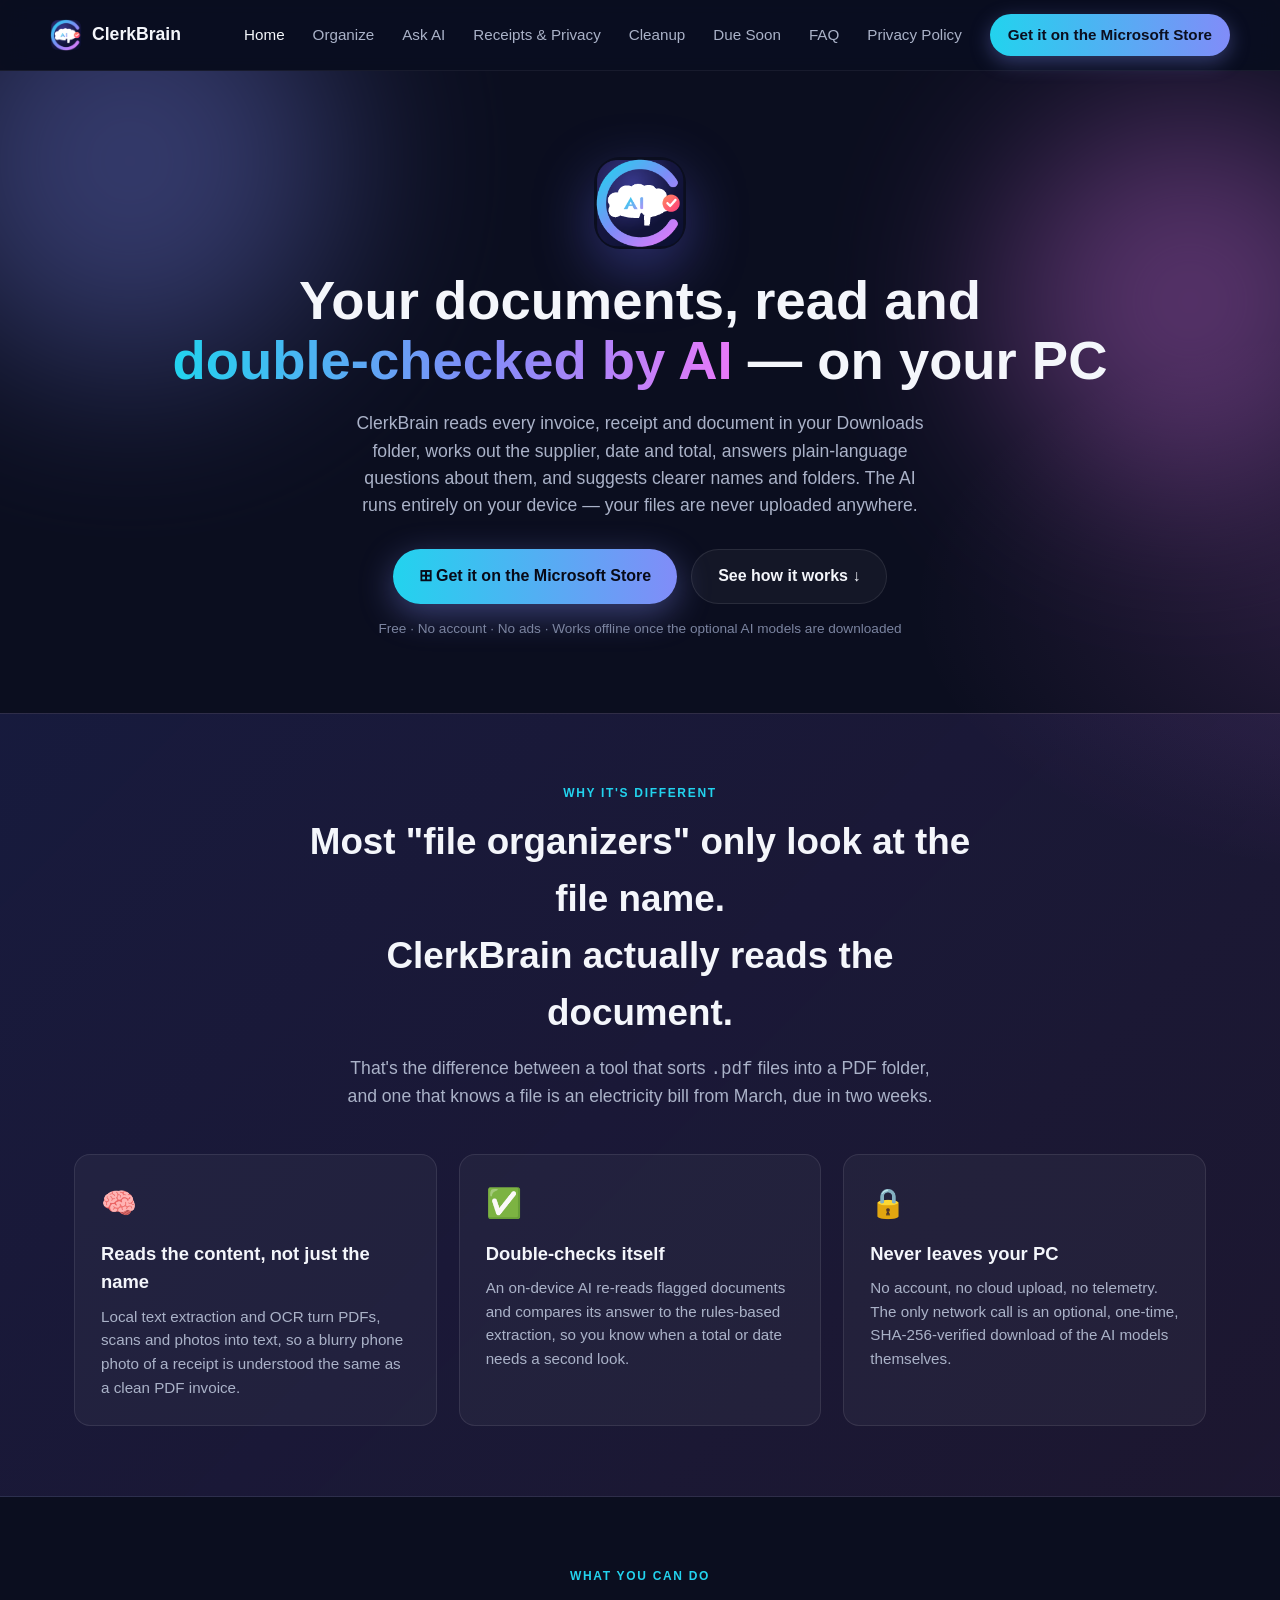
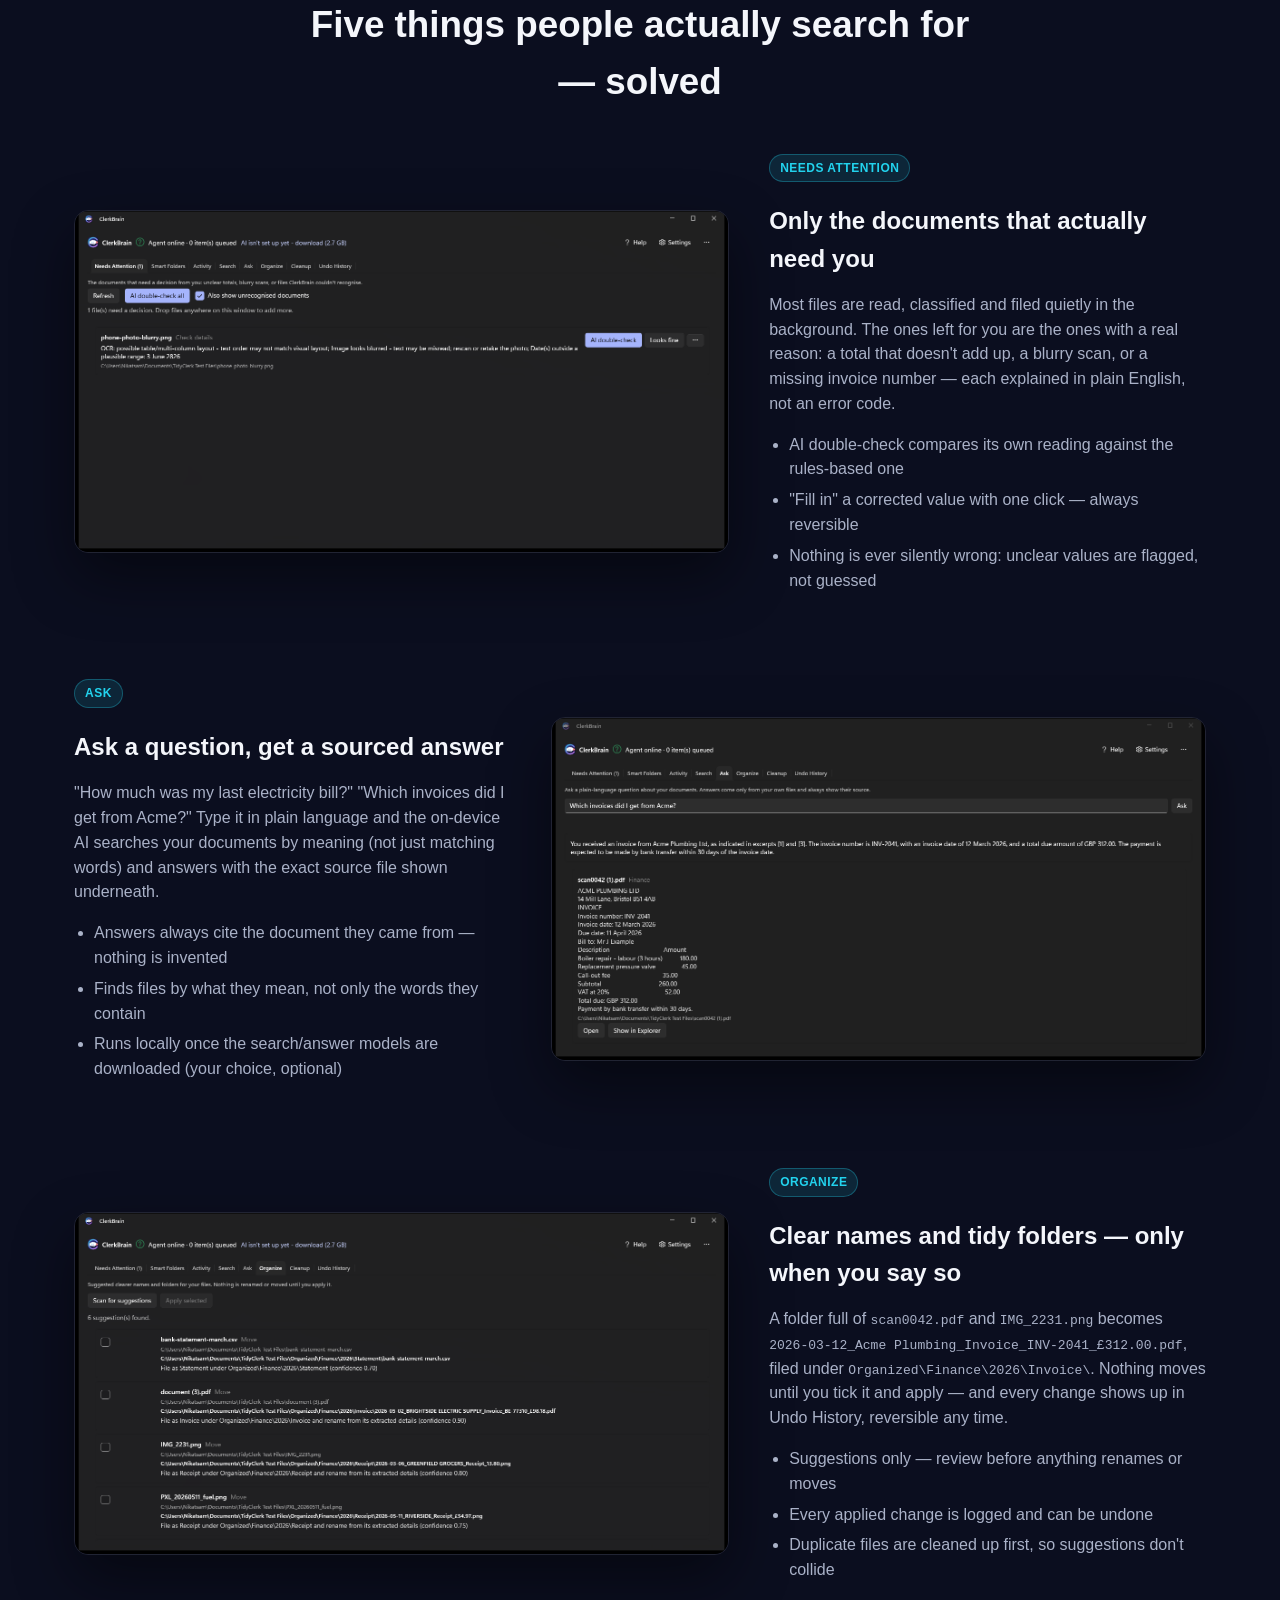
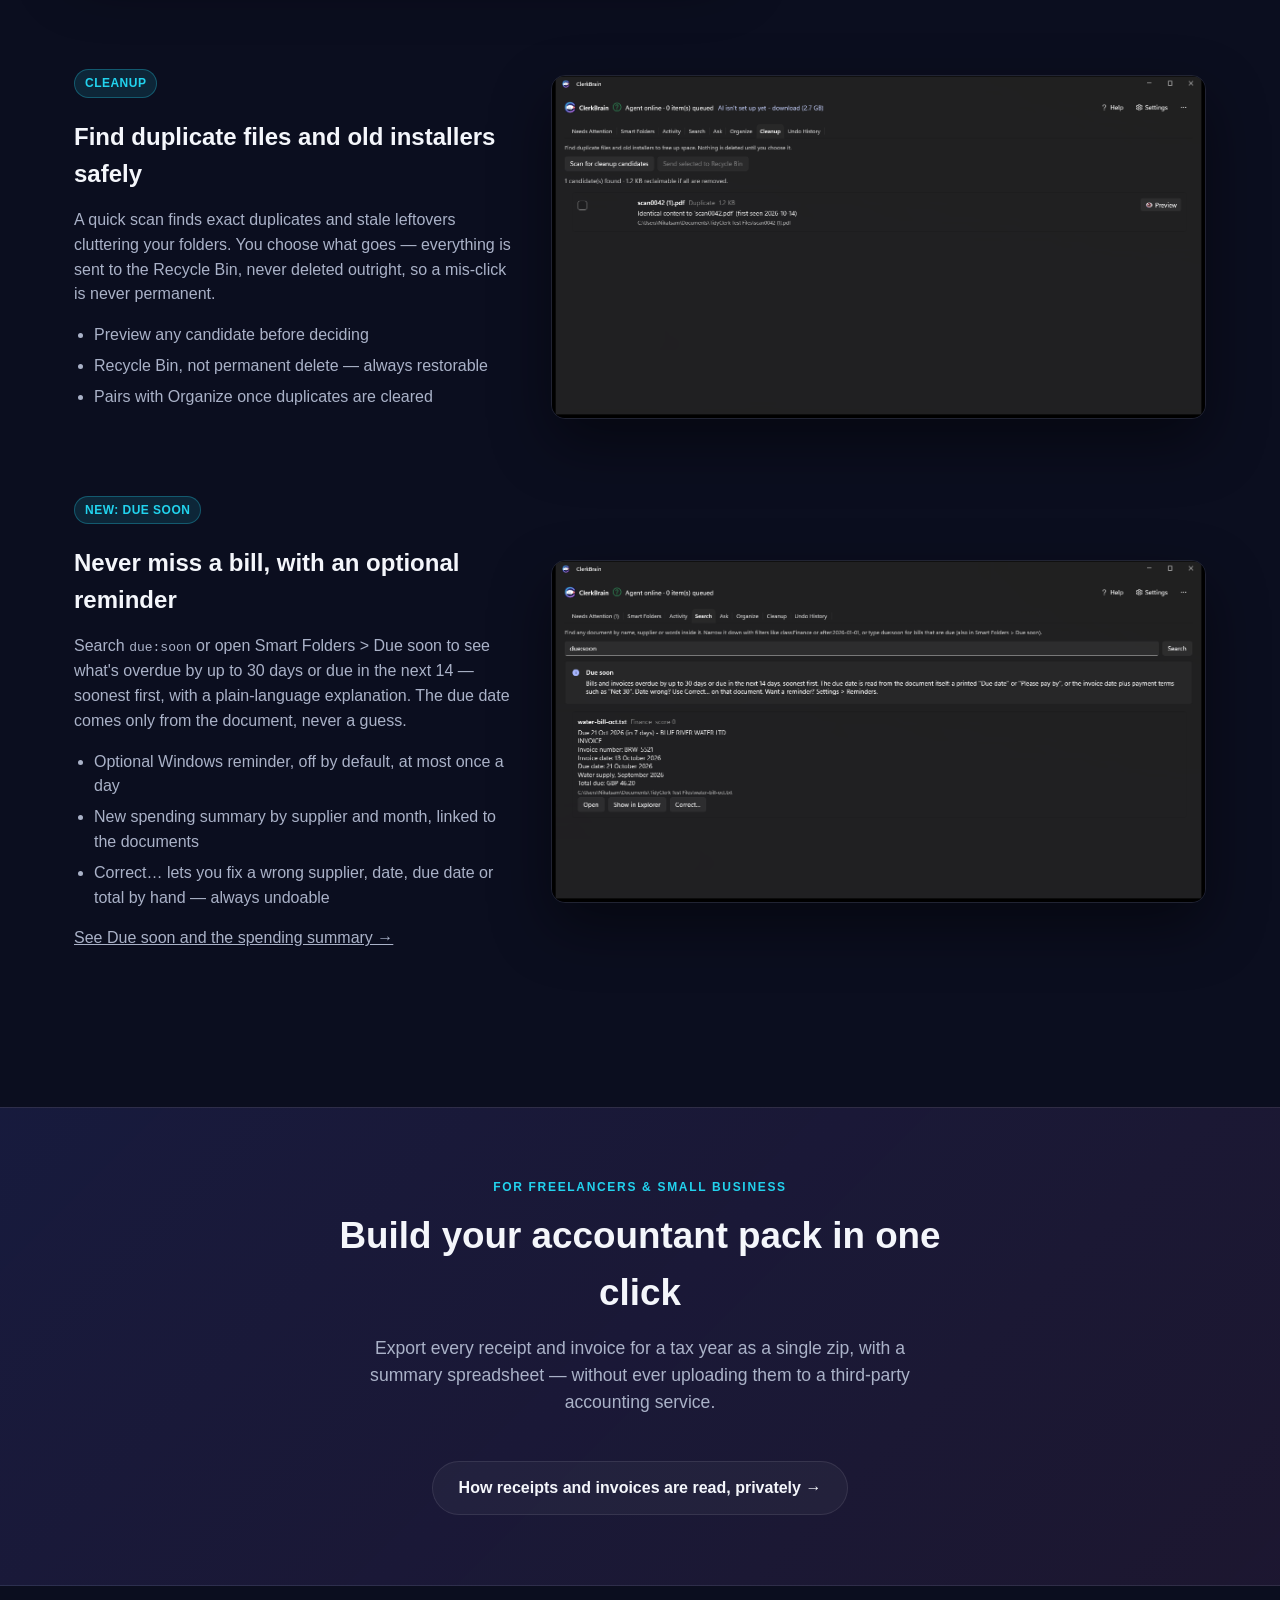
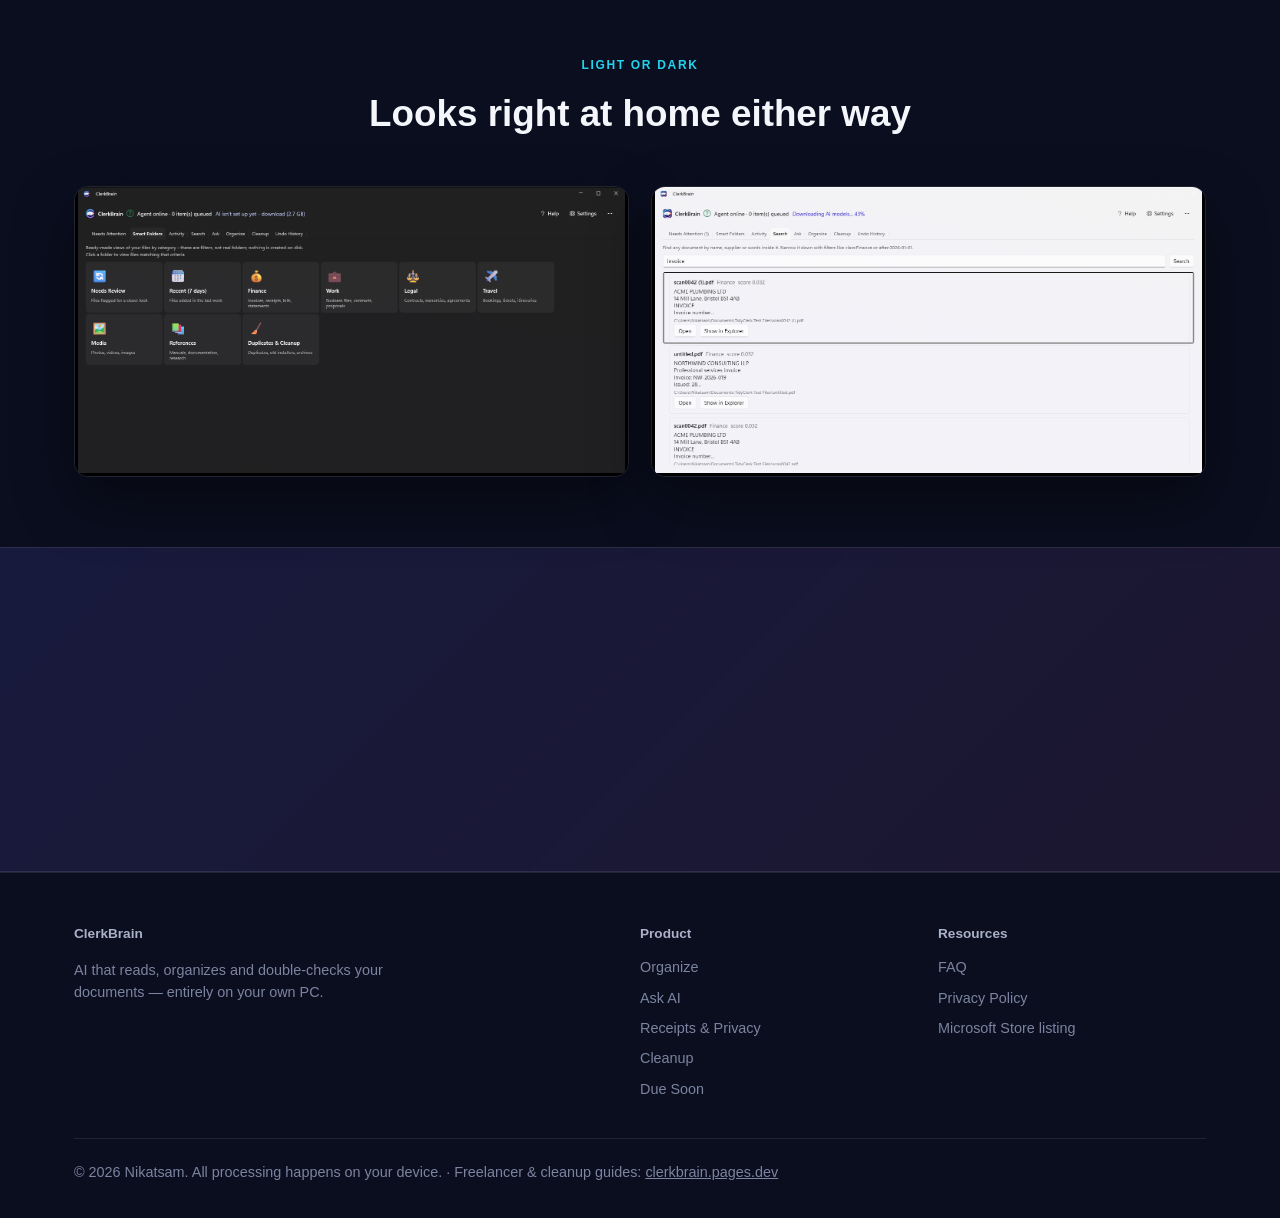
<file: index.html>
<!doctype html>
<html lang="en">
<head>
<meta charset="utf-8">
<meta name="viewport" content="width=device-width, initial-scale=1">
<title>ClerkBrain: AI Document Organizer for Windows</title>
<meta name="description" content="ClerkBrain reads your invoices and receipts on your PC, pulls out key figures and suggests tidy names. Nothing is uploaded.">
<link rel="canonical" href="https://nikatsam.github.io/WIN_APP_TidyClerk_Website/">
<meta property="og:type" content="website">
<meta property="og:title" content="ClerkBrain — AI that reads and organizes your documents, 100% on your PC">
<meta property="og:description" content="Finds, reads and double-checks the invoices, receipts and documents in your Downloads folder — with on-device AI. Nothing is ever uploaded.">
<meta property="og:image" content="https://nikatsam.github.io/WIN_APP_TidyClerk_Website/assets/img/og-banner.png">
<meta property="og:url" content="https://nikatsam.github.io/WIN_APP_TidyClerk_Website/">
<meta name="twitter:card" content="summary_large_image">
<meta name="twitter:title" content="ClerkBrain — AI that reads and organizes your documents, 100% on your PC">
<meta name="twitter:description" content="On-device AI reads your invoices, receipts and documents, answers questions about them, and suggests tidy names — nothing is ever uploaded.">
<meta name="twitter:image" content="https://nikatsam.github.io/WIN_APP_TidyClerk_Website/assets/img/og-banner.png">
<link rel="icon" href="assets/img/icon-310.png">
<link rel="apple-touch-icon" href="assets/img/icon-310.png">
<link rel="manifest" href="site.webmanifest">
<link rel="stylesheet" href="assets/css/style.css?v=3">
<script type="application/ld+json">
{
  "@context": "https://schema.org",
  "@type": "SoftwareApplication",
  "name": "ClerkBrain",
  "operatingSystem": "Windows 10, Windows 11",
  "applicationCategory": "UtilitiesApplication",
  "url": "https://nikatsam.github.io/WIN_APP_TidyClerk_Website/",
  "image": "https://nikatsam.github.io/WIN_APP_TidyClerk_Website/assets/img/icon-310.png",
  "description": "ClerkBrain reads the documents in a folder you choose, works out what each one is, and helps you find, check and tidy them with on-device AI. Nothing is uploaded.",
  "offers": { "@type": "Offer", "price": "0", "priceCurrency": "USD" },
  "publisher": { "@type": "Organization", "name": "Nikatsam" }
}
</script>
</head>
<body>

<header class="site">
  <div class="wrap nav">
    <a class="brand" href="./">
      <img src="assets/img/icon-310.png" alt="ClerkBrain logo" width="32" height="32">
      ClerkBrain
    </a>
    <nav class="nav-links">
      <a href="./" aria-current="page">Home</a>
      <a href="features/organize.html">Organize</a>
      <a href="features/ask.html">Ask AI</a>
      <a href="features/receipts-privacy.html">Receipts &amp; Privacy</a>
      <a href="features/cleanup.html">Cleanup</a>
      <a href="features/due-soon.html">Due Soon</a>
      <a href="faq.html">FAQ</a>
      <a href="privacy.html">Privacy Policy</a>
      <a class="nav-cta" href="https://apps.microsoft.com/detail/9NKCN2RDXZ55" target="_blank" rel="noopener">Get it on the Microsoft Store</a>
    </nav>
    <button class="nav-toggle" aria-label="Menu" aria-expanded="false">☰</button>
  </div>
</header>

<main>
  <section class="hero">
    <div class="wrap">
      <img class="hero-logo" src="assets/img/icon-310.png" alt="ClerkBrain logo" width="92" height="92">
      <h1>Your documents, read and<br><span class="gradient-text">double-checked by AI</span> — on your PC</h1>
      <p class="lede" style="margin-left:auto;margin-right:auto;">
        ClerkBrain reads every invoice, receipt and document in your Downloads folder, works out the supplier,
        date and total, answers plain-language questions about them, and suggests clearer names and folders.
        The AI runs entirely on your device — your files are never uploaded anywhere.
      </p>
      <div class="cta-row">
        <a class="btn btn-primary" href="https://apps.microsoft.com/detail/9NKCN2RDXZ55" target="_blank" rel="noopener">⊞ Get it on the Microsoft Store</a>
        <a class="btn btn-ghost" href="#how-it-works">See how it works ↓</a>
      </div>
      <p class="trust-line">Free · No account · No ads · Works offline once the optional AI models are downloaded</p>
    </div>
  </section>

  <section class="band" id="how-it-works">
    <div class="wrap">
      <div class="section-head reveal">
        <p class="eyebrow">Why it's different</p>
        <h2>Most "file organizers" only look at the file name.<br>ClerkBrain actually reads the document.</h2>
        <p class="lede" style="margin:0 auto;">That's the difference between a tool that sorts <code>.pdf</code> files into a PDF folder,
          and one that knows a file is an electricity bill from March, due in two weeks.</p>
      </div>
      <div class="grid grid-3">
        <div class="card reveal">
          <span class="icon">🧠</span>
          <h3>Reads the content, not just the name</h3>
          <p>Local text extraction and OCR turn PDFs, scans and photos into text, so a blurry phone photo of a receipt is understood the same as a clean PDF invoice.</p>
        </div>
        <div class="card reveal">
          <span class="icon">✅</span>
          <h3>Double-checks itself</h3>
          <p>An on-device AI re-reads flagged documents and compares its answer to the rules-based extraction, so you know when a total or date needs a second look.</p>
        </div>
        <div class="card reveal">
          <span class="icon">🔒</span>
          <h3>Never leaves your PC</h3>
          <p>No account, no cloud upload, no telemetry. The only network call is an optional, one-time, SHA-256-verified download of the AI models themselves.</p>
        </div>
      </div>
    </div>
  </section>

  <section id="features">
    <div class="wrap">
      <div class="section-head reveal">
        <p class="eyebrow">What you can do</p>
        <h2>Five things people actually search for — solved</h2>
      </div>

      <div class="showcase-row reveal">
        <div class="shot">
          <a href="assets/img/01-needs-attention-documents-to-check-dark.png" class="zoom" title="View full size"><img src="assets/img/01-needs-attention-documents-to-check-dark.png" alt="ClerkBrain's Needs Attention tab showing a blurry scan flagged for review" loading="lazy" width="1440" height="753"></a>
        </div>
        <div class="showcase-text">
          <span class="badge">NEEDS ATTENTION</span>
          <h3>Only the documents that actually need you</h3>
          <p>Most files are read, classified and filed quietly in the background. The ones left for you are the
            ones with a real reason: a total that doesn't add up, a blurry scan, or a missing invoice number —
            each explained in plain English, not an error code.</p>
          <ul>
            <li>AI double-check compares its own reading against the rules-based one</li>
            <li>"Fill in" a corrected value with one click — always reversible</li>
            <li>Nothing is ever silently wrong: unclear values are flagged, not guessed</li>
          </ul>
        </div>
      </div>

      <div class="showcase-row reverse reveal">
        <div class="shot">
          <a href="assets/img/05-ask-a-question-answered-from-your-documents-dark.png" class="zoom" title="View full size"><img src="assets/img/05-ask-a-question-answered-from-your-documents-dark.png" alt="ClerkBrain's Ask tab answering a question about an electricity bill with the source document shown" loading="lazy" width="1440" height="753"></a>
        </div>
        <div class="showcase-text">
          <span class="badge">ASK</span>
          <h3>Ask a question, get a sourced answer</h3>
          <p>"How much was my last electricity bill?" "Which invoices did I get from Acme?" Type it in plain
            language and the on-device AI searches your documents by meaning (not just matching words) and
            answers with the exact source file shown underneath.</p>
          <ul>
            <li>Answers always cite the document they came from — nothing is invented</li>
            <li>Finds files by what they mean, not only the words they contain</li>
            <li>Runs locally once the search/answer models are downloaded (your choice, optional)</li>
          </ul>
        </div>
      </div>

      <div class="showcase-row reveal">
        <div class="shot">
          <a href="assets/img/07-organize-suggested-names-and-folders-dark.png" class="zoom" title="View full size"><img src="assets/img/07-organize-suggested-names-and-folders-dark.png" alt="ClerkBrain's Organize tab showing suggested file renames and folders" loading="lazy" width="1440" height="753"></a>
        </div>
        <div class="showcase-text">
          <span class="badge">ORGANIZE</span>
          <h3>Clear names and tidy folders — only when you say so</h3>
          <p>A folder full of <code>scan0042.pdf</code> and <code>IMG_2231.png</code> becomes
            <code>2026-03-12_Acme Plumbing_Invoice_INV-2041_£312.00.pdf</code>, filed under
            <code>Organized\Finance\2026\Invoice\</code>. Nothing moves until you tick it and apply — and every
            change shows up in Undo History, reversible any time.</p>
          <ul>
            <li>Suggestions only — review before anything renames or moves</li>
            <li>Every applied change is logged and can be undone</li>
            <li>Duplicate files are cleaned up first, so suggestions don't collide</li>
          </ul>
        </div>
      </div>

      <div class="showcase-row reverse reveal">
        <div class="shot">
          <a href="assets/img/06-cleanup-duplicate-found-dark.png" class="zoom" title="View full size"><img src="assets/img/06-cleanup-duplicate-found-dark.png" alt="ClerkBrain's Cleanup tab showing a duplicate file found and ready to send to the Recycle Bin" loading="lazy" width="1440" height="753"></a>
        </div>
        <div class="showcase-text">
          <span class="badge">CLEANUP</span>
          <h3>Find duplicate files and old installers safely</h3>
          <p>A quick scan finds exact duplicates and stale leftovers cluttering your folders. You choose what
            goes — everything is sent to the Recycle Bin, never deleted outright, so a mis-click is never
            permanent.</p>
          <ul>
            <li>Preview any candidate before deciding</li>
            <li>Recycle Bin, not permanent delete — always restorable</li>
            <li>Pairs with Organize once duplicates are cleared</li>
          </ul>
        </div>
      </div>

      <div class="showcase-row reverse reveal">
        <div class="shot">
          <a href="assets/img/09-due-soon-bills-and-invoices-dark.png" class="zoom" title="View full size"><img src="assets/img/09-due-soon-bills-and-invoices-dark.png" alt="ClerkBrain's Due soon search showing a bill due in 7 days, with an explanation of where due dates come from" loading="lazy" width="1440" height="753"></a>
        </div>
        <div class="showcase-text">
          <span class="badge">NEW: DUE SOON</span>
          <h3>Never miss a bill, with an optional reminder</h3>
          <p>Search <code>due:soon</code> or open Smart Folders &gt; Due soon to see what's overdue by up to 30
            days or due in the next 14 — soonest first, with a plain-language explanation. The due date comes
            only from the document, never a guess.</p>
          <ul>
            <li>Optional Windows reminder, off by default, at most once a day</li>
            <li>New spending summary by supplier and month, linked to the documents</li>
            <li>Correct… lets you fix a wrong supplier, date, due date or total by hand — always undoable</li>
          </ul>
          <p><a href="features/due-soon.html">See Due soon and the spending summary →</a></p>
        </div>
      </div>
    </div>
  </section>

  <section class="band">
    <div class="wrap">
      <div class="section-head reveal">
        <p class="eyebrow">For freelancers &amp; small business</p>
        <h2>Build your accountant pack in one click</h2>
        <p class="lede" style="margin:0 auto;">Export every receipt and invoice for a tax year as a single zip, with a
          summary spreadsheet — without ever uploading them to a third-party accounting service.</p>
      </div>
      <div style="text-align:center;">
        <a class="btn btn-ghost reveal" href="features/receipts-privacy.html">How receipts and invoices are read, privately →</a>
      </div>
    </div>
  </section>

  <section>
    <div class="wrap">
      <div class="section-head reveal">
        <p class="eyebrow">Light or dark</p>
        <h2>Looks right at home either way</h2>
      </div>
      <div class="grid grid-2 reveal">
        <div class="shot"><a href="assets/img/03-smart-folders-finance-and-more-dark.png" class="zoom" title="View full size"><img src="assets/img/03-smart-folders-finance-and-more-dark.png" alt="ClerkBrain Smart Folders tab in dark theme" loading="lazy" width="1440" height="753"></a></div>
        <div class="shot"><a href="assets/img/04-search-invoices-light.png" class="zoom" title="View full size"><img src="assets/img/04-search-invoices-light.png" alt="ClerkBrain Search tab in light theme" loading="lazy" width="1440" height="753"></a></div>
      </div>
    </div>
  </section>

  <section class="band">
    <div class="wrap" style="text-align:center;">
      <h2 class="reveal">Try ClerkBrain on your own Downloads folder</h2>
      <p class="lede reveal" style="margin:14px auto 26px;">Free on the Microsoft Store. No account, no ads, no catch.</p>
      <a class="btn btn-primary reveal" href="https://apps.microsoft.com/detail/9NKCN2RDXZ55" target="_blank" rel="noopener">⊞ Get it on the Microsoft Store</a>
    </div>
  </section>
</main>

<footer class="site">
  <div class="wrap">
    <div class="footer-grid">
      <div>
        <h4>ClerkBrain</h4>
        <p style="max-width:40ch;">AI that reads, organizes and double-checks your documents — entirely on your own PC.</p>
      </div>
      <div>
        <h4>Product</h4>
        <ul>
          <li><a href="features/organize.html">Organize</a></li>
          <li><a href="features/ask.html">Ask AI</a></li>
          <li><a href="features/receipts-privacy.html">Receipts &amp; Privacy</a></li>
          <li><a href="features/cleanup.html">Cleanup</a></li>
          <li><a href="features/due-soon.html">Due Soon</a></li>
        </ul>
      </div>
      <div>
        <h4>Resources</h4>
        <ul>
          <li><a href="faq.html">FAQ</a></li>
          <li><a href="privacy.html">Privacy Policy</a></li>
          <li><a href="https://apps.microsoft.com/detail/9NKCN2RDXZ55" target="_blank" rel="noopener">Microsoft Store listing</a></li>
        </ul>
      </div>
    </div>
    <div class="footer-bottom">
      <span>© 2026 Nikatsam. All processing happens on your device. · Freelancer & cleanup guides: <a href="https://clerkbrain.pages.dev/" rel="noopener">clerkbrain.pages.dev</a></span>
    </div>
  </div>
</footer>

<script src="assets/js/main.js?v=3"></script>
</body>
</html>
</file>
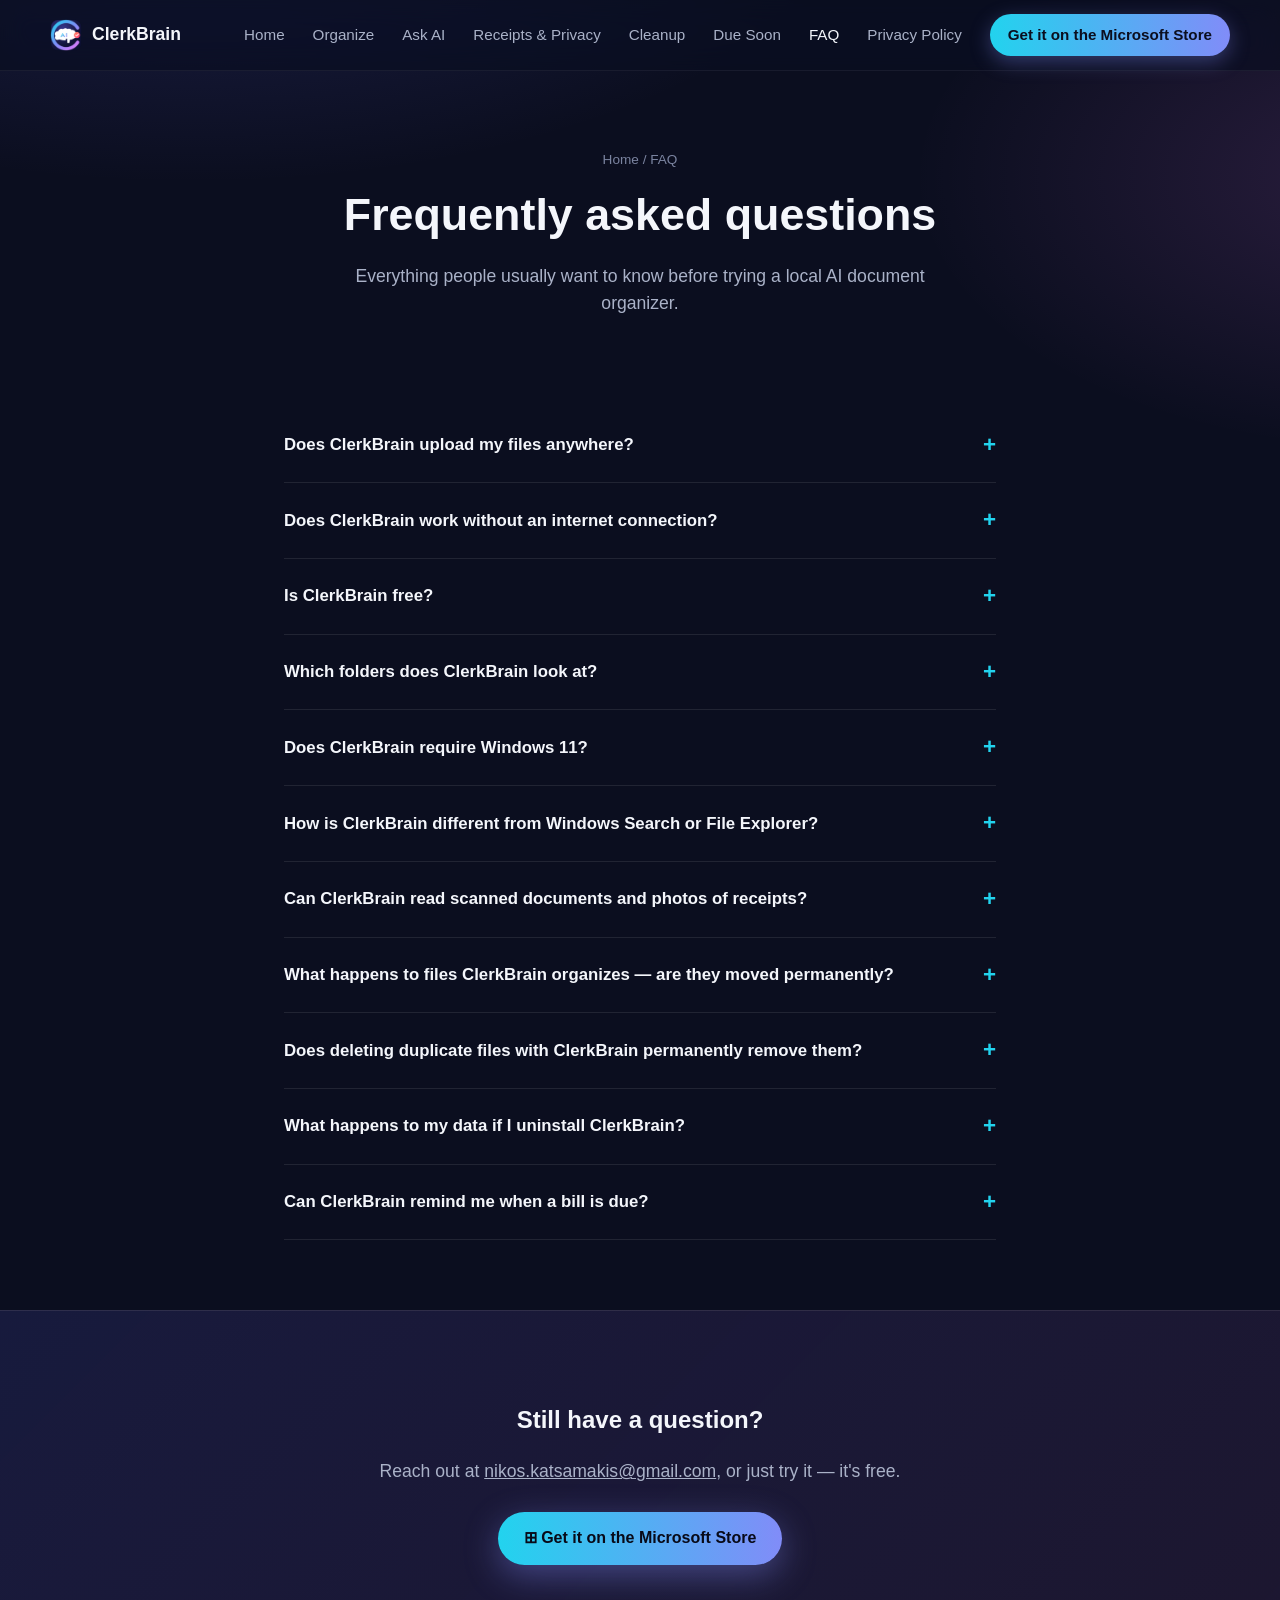
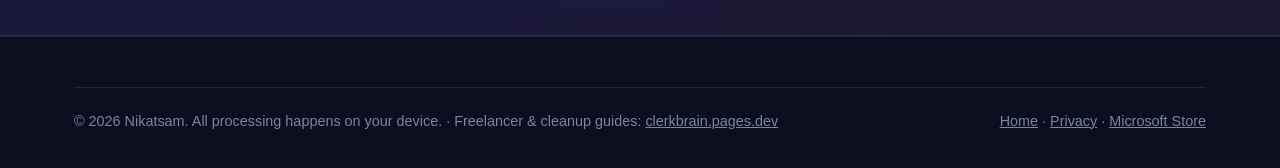
<file: faq.html>
<!doctype html>
<html lang="en">
<head>
<meta charset="utf-8">
<meta name="viewport" content="width=device-width, initial-scale=1">
<title>FAQ — ClerkBrain AI Document Organizer for Windows</title>
<meta name="description" content="Answers to common questions about ClerkBrain: local AI document organizing, privacy, OCR accuracy, duplicate cleanup, offline use and how it compares to cloud tools.">
<link rel="canonical" href="https://nikatsam.github.io/WIN_APP_TidyClerk_Website/faq.html">
<meta property="og:type" content="website">
<meta property="og:title" content="FAQ — ClerkBrain">
<meta property="og:description" content="Common questions about ClerkBrain's local AI document organizing, privacy and offline use.">
<meta property="og:image" content="https://nikatsam.github.io/WIN_APP_TidyClerk_Website/assets/img/og-banner.png">
<meta property="og:url" content="https://nikatsam.github.io/WIN_APP_TidyClerk_Website/faq.html">
<link rel="icon" href="assets/img/icon-310.png">
<link rel="manifest" href="site.webmanifest">
<link rel="stylesheet" href="assets/css/style.css?v=3">
<script type="application/ld+json">
{
  "@context": "https://schema.org",
  "@type": "BreadcrumbList",
  "itemListElement": [
    { "@type": "ListItem", "position": 1, "name": "Home", "item": "https://nikatsam.github.io/WIN_APP_TidyClerk_Website/" },
    { "@type": "ListItem", "position": 2, "name": "FAQ", "item": "https://nikatsam.github.io/WIN_APP_TidyClerk_Website/faq.html" }
  ]
}
</script>
<script type="application/ld+json">
{
  "@context": "https://schema.org",
  "@type": "FAQPage",
  "mainEntity": [
    { "@type": "Question", "name": "Does ClerkBrain upload my files anywhere?", "acceptedAnswer": { "@type": "Answer", "text": "No. ClerkBrain contains no code that uploads files, text, file names, searches or questions. The only network activity is an optional, one-time download of the AI models themselves, from Hugging Face, checksum-verified." } },
    { "@type": "Question", "name": "Does ClerkBrain work without an internet connection?", "acceptedAnswer": { "@type": "Answer", "text": "Yes. Once any AI models you want are downloaded, ClerkBrain works fully offline. Even without downloading them, you still get search by keyword and rules-based document reading with no internet connection at all." } },
    { "@type": "Question", "name": "Is ClerkBrain free?", "acceptedAnswer": { "@type": "Answer", "text": "Yes, ClerkBrain is free on the Microsoft Store, with no account required and no ads." } },
    { "@type": "Question", "name": "Which folders does ClerkBrain look at?", "acceptedAnswer": { "@type": "Answer", "text": "Only the folders you choose — your Downloads folder by default. You can add or remove folders at any time in Settings; ClerkBrain never reads a folder you haven't added." } },
    { "@type": "Question", "name": "Does ClerkBrain require Windows 11?", "acceptedAnswer": { "@type": "Answer", "text": "ClerkBrain supports Windows 10 and Windows 11 on x64 systems." } },
    { "@type": "Question", "name": "How is ClerkBrain different from Windows Search or File Explorer?", "acceptedAnswer": { "@type": "Answer", "text": "File Explorer searches file names and limited metadata. ClerkBrain reads the actual content of your documents — including scanned and photographed documents via OCR — so you can search and ask questions by what a document says, not just what it's called." } },
    { "@type": "Question", "name": "Can ClerkBrain read scanned documents and photos of receipts?", "acceptedAnswer": { "@type": "Answer", "text": "Yes, via built-in optical character recognition (OCR). When a scan is too unclear to read confidently, ClerkBrain flags it in Needs Attention with an AI double-check instead of guessing." } },
    { "@type": "Question", "name": "What happens to files ClerkBrain organizes — are they moved permanently?", "acceptedAnswer": { "@type": "Answer", "text": "Only after you approve a suggestion (unless you've explicitly turned on automatic filing). Every move or rename is logged in Undo History and can be reversed at any time." } },
    { "@type": "Question", "name": "Does deleting duplicate files with ClerkBrain permanently remove them?", "acceptedAnswer": { "@type": "Answer", "text": "No. Files you remove via Cleanup go to the Windows Recycle Bin, exactly like a normal Windows delete, and can be restored the same way." } },
    { "@type": "Question", "name": "What happens to my data if I uninstall ClerkBrain?", "acceptedAnswer": { "@type": "Answer", "text": "Uninstalling removes ClerkBrain's catalog, settings, logs and downloaded AI models. Files you kept, and files ClerkBrain moved or renamed at your request, stay exactly where they are." } },
    { "@type": "Question", "name": "Can ClerkBrain remind me when a bill is due?", "acceptedAnswer": { "@type": "Answer", "text": "Yes, as an optional Windows notification (off by default, Settings > Reminders) for bills overdue or due within 3 days, checked at most once a day. Search due:soon or open Smart Folders > Due soon to see the list - due dates are read only from the document, never guessed." } }
  ]
}
</script>
</head>
<body>

<header class="site">
  <div class="wrap nav">
    <a class="brand" href="./"><img src="assets/img/icon-310.png" alt="ClerkBrain logo" width="32" height="32">ClerkBrain</a>
    <nav class="nav-links">
      <a href="./">Home</a>
      <a href="features/organize.html">Organize</a>
      <a href="features/ask.html">Ask AI</a>
      <a href="features/receipts-privacy.html">Receipts &amp; Privacy</a>
      <a href="features/cleanup.html">Cleanup</a>
      <a href="features/due-soon.html">Due Soon</a>
      <a href="faq.html" aria-current="page">FAQ</a>
      <a href="privacy.html">Privacy Policy</a>
      <a class="nav-cta" href="https://apps.microsoft.com/detail/9NKCN2RDXZ55" target="_blank" rel="noopener">Get it on the Microsoft Store</a>
    </nav>
    <button class="nav-toggle" aria-label="Menu" aria-expanded="false">☰</button>
  </div>
</header>

<main>
  <section class="page-hero">
    <div class="wrap">
      <p class="breadcrumb"><a href="./">Home</a> / FAQ</p>
      <h1>Frequently asked questions</h1>
      <p class="lede" style="margin:0 auto;">Everything people usually want to know before trying a local AI document organizer.</p>
    </div>
  </section>

  <section>
    <div class="wrap prose">
      <details class="faq-item">
        <summary>Does ClerkBrain upload my files anywhere?</summary>
        <p>No. ClerkBrain contains no code that uploads files, text, file names, searches or questions. The only network activity is an optional, one-time download of the AI models themselves, from Hugging Face, checksum-verified. See the full <a href="privacy.html">privacy policy</a>.</p>
      </details>
      <details class="faq-item">
        <summary>Does ClerkBrain work without an internet connection?</summary>
        <p>Yes. Once any AI models you want are downloaded, ClerkBrain works fully offline. Even without downloading them, you still get search by keyword and rules-based document reading with no internet connection at all.</p>
      </details>
      <details class="faq-item">
        <summary>Is ClerkBrain free?</summary>
        <p>Yes, ClerkBrain is free on the <a href="https://apps.microsoft.com/detail/9NKCN2RDXZ55" target="_blank" rel="noopener">Microsoft Store</a>, with no account required and no ads.</p>
      </details>
      <details class="faq-item">
        <summary>Which folders does ClerkBrain look at?</summary>
        <p>Only the folders you choose — your Downloads folder by default. You can add or remove folders at any time in Settings; ClerkBrain never reads a folder you haven't added.</p>
      </details>
      <details class="faq-item">
        <summary>Does ClerkBrain require Windows 11?</summary>
        <p>ClerkBrain supports Windows 10 and Windows 11 on x64 systems.</p>
      </details>
      <details class="faq-item">
        <summary>How is ClerkBrain different from Windows Search or File Explorer?</summary>
        <p>File Explorer searches file names and limited metadata. ClerkBrain reads the actual content of your documents — including scanned and photographed documents via OCR — so you can search and ask questions by what a document says, not just what it's called. See <a href="features/ask.html">Ask AI</a>.</p>
      </details>
      <details class="faq-item">
        <summary>Can ClerkBrain read scanned documents and photos of receipts?</summary>
        <p>Yes, via built-in optical character recognition (OCR). When a scan is too unclear to read confidently, ClerkBrain flags it in Needs Attention with an AI double-check instead of guessing. See <a href="features/receipts-privacy.html">Receipts &amp; Privacy</a>.</p>
      </details>
      <details class="faq-item">
        <summary>What happens to files ClerkBrain organizes — are they moved permanently?</summary>
        <p>Only after you approve a suggestion (unless you've explicitly turned on automatic filing). Every move or rename is logged in Undo History and can be reversed at any time. See <a href="features/organize.html">Organize</a>.</p>
      </details>
      <details class="faq-item">
        <summary>Does deleting duplicate files with ClerkBrain permanently remove them?</summary>
        <p>No. Files you remove via Cleanup go to the Windows Recycle Bin, exactly like a normal Windows delete, and can be restored the same way. See <a href="features/cleanup.html">Cleanup</a>.</p>
      </details>
      <details class="faq-item">
        <summary>What happens to my data if I uninstall ClerkBrain?</summary>
        <p>Uninstalling removes ClerkBrain's catalog, settings, logs and downloaded AI models. Files you kept, and files ClerkBrain moved or renamed at your request, stay exactly where they are.</p>
      </details>
      <details class="faq-item">
        <summary>Can ClerkBrain remind me when a bill is due?</summary>
        <p>Yes, as an optional Windows notification (off by default, Settings &gt; Reminders) for bills overdue or due within 3 days, checked at most once a day. Search <code>due:soon</code> or open Smart Folders &gt; Due soon to see the list — due dates are read only from the document, never guessed. See <a href="features/due-soon.html">Due Soon</a>.</p>
      </details>
    </div>
  </section>

  <section class="band">
    <div class="wrap" style="text-align:center;">
      <h2 class="reveal">Still have a question?</h2>
      <p class="lede reveal" style="margin:14px auto 26px;">Reach out at <a href="mailto:nikos.katsamakis@gmail.com">nikos.katsamakis@gmail.com</a>, or just try it — it's free.</p>
      <a class="btn btn-primary reveal" href="https://apps.microsoft.com/detail/9NKCN2RDXZ55" target="_blank" rel="noopener">⊞ Get it on the Microsoft Store</a>
    </div>
  </section>
</main>

<footer class="site">
  <div class="wrap">
    <div class="footer-bottom">
      <span>© 2026 Nikatsam. All processing happens on your device. · Freelancer & cleanup guides: <a href="https://clerkbrain.pages.dev/" rel="noopener">clerkbrain.pages.dev</a></span>
      <nav><a href="./">Home</a> · <a href="privacy.html">Privacy</a> · <a href="https://apps.microsoft.com/detail/9NKCN2RDXZ55" target="_blank" rel="noopener">Microsoft Store</a></nav>
    </div>
  </div>
</footer>

<script src="assets/js/main.js?v=3"></script>
</body>
</html>
</file>
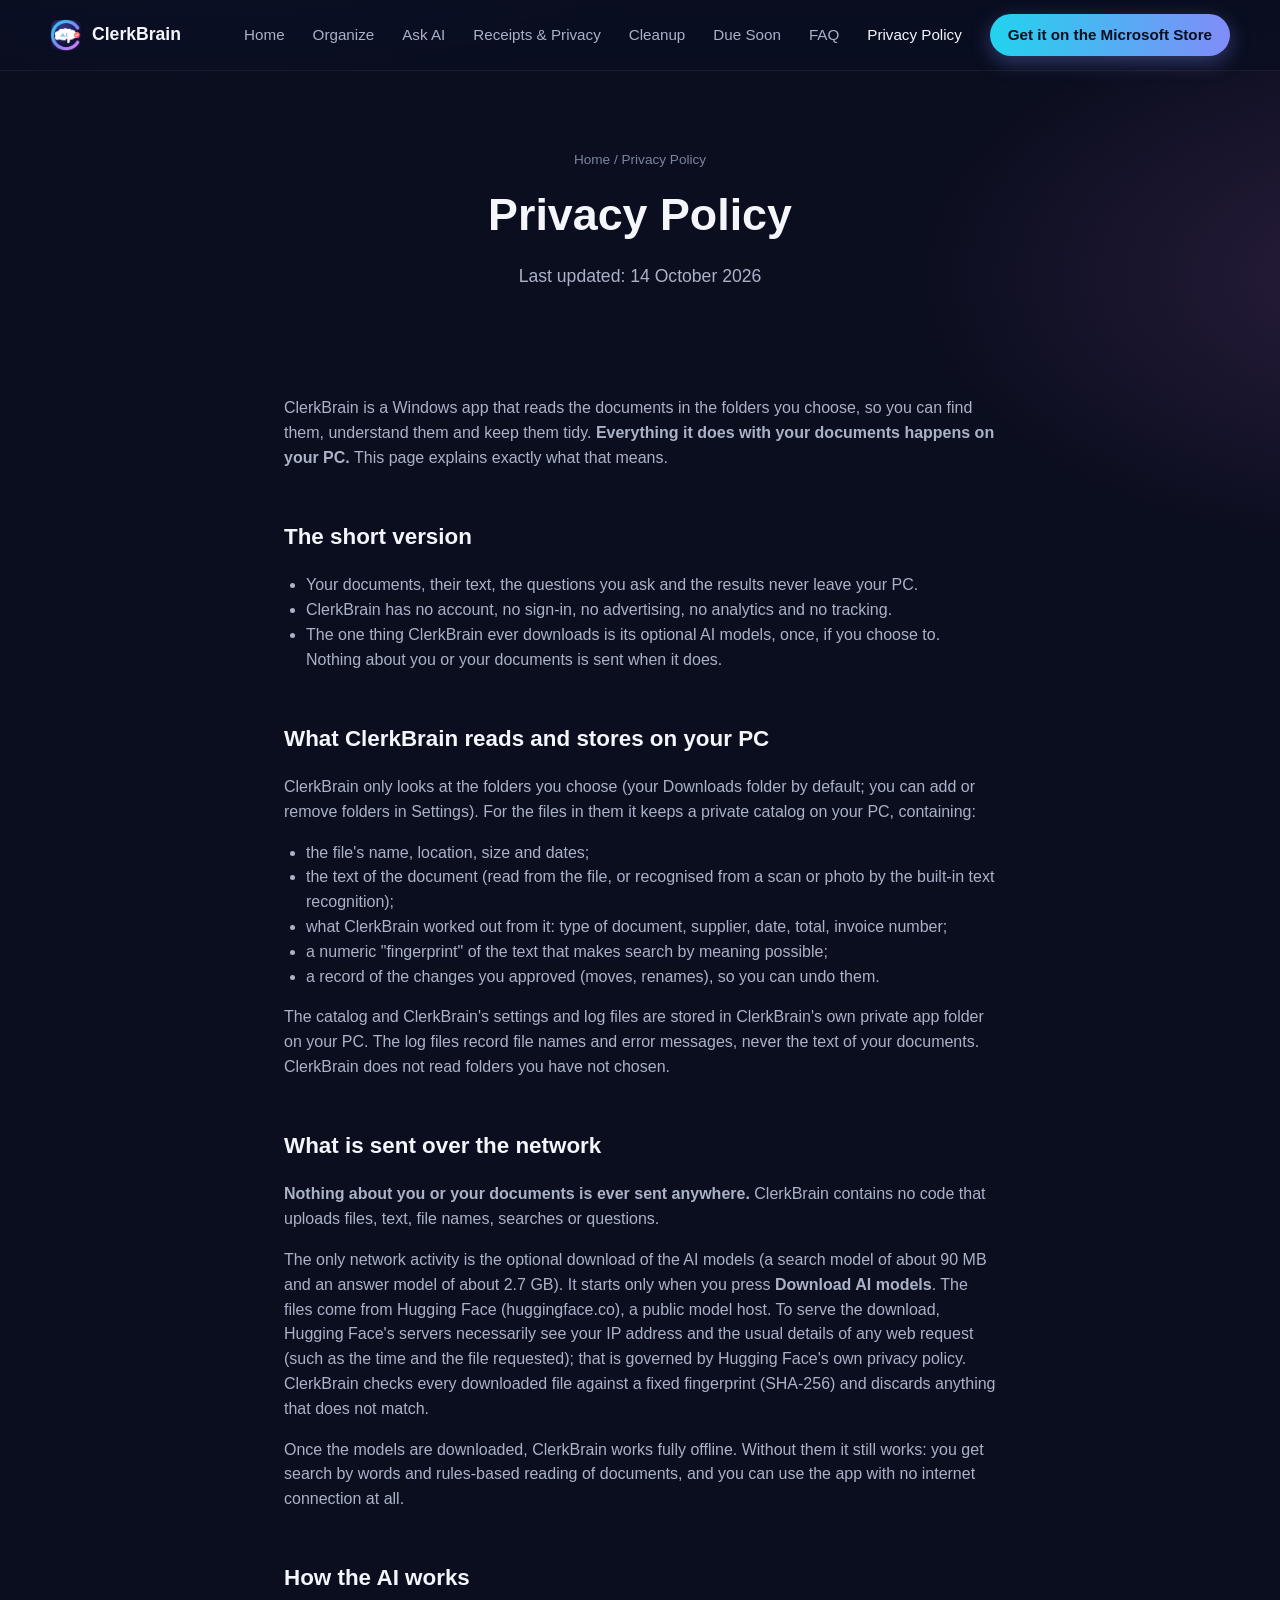
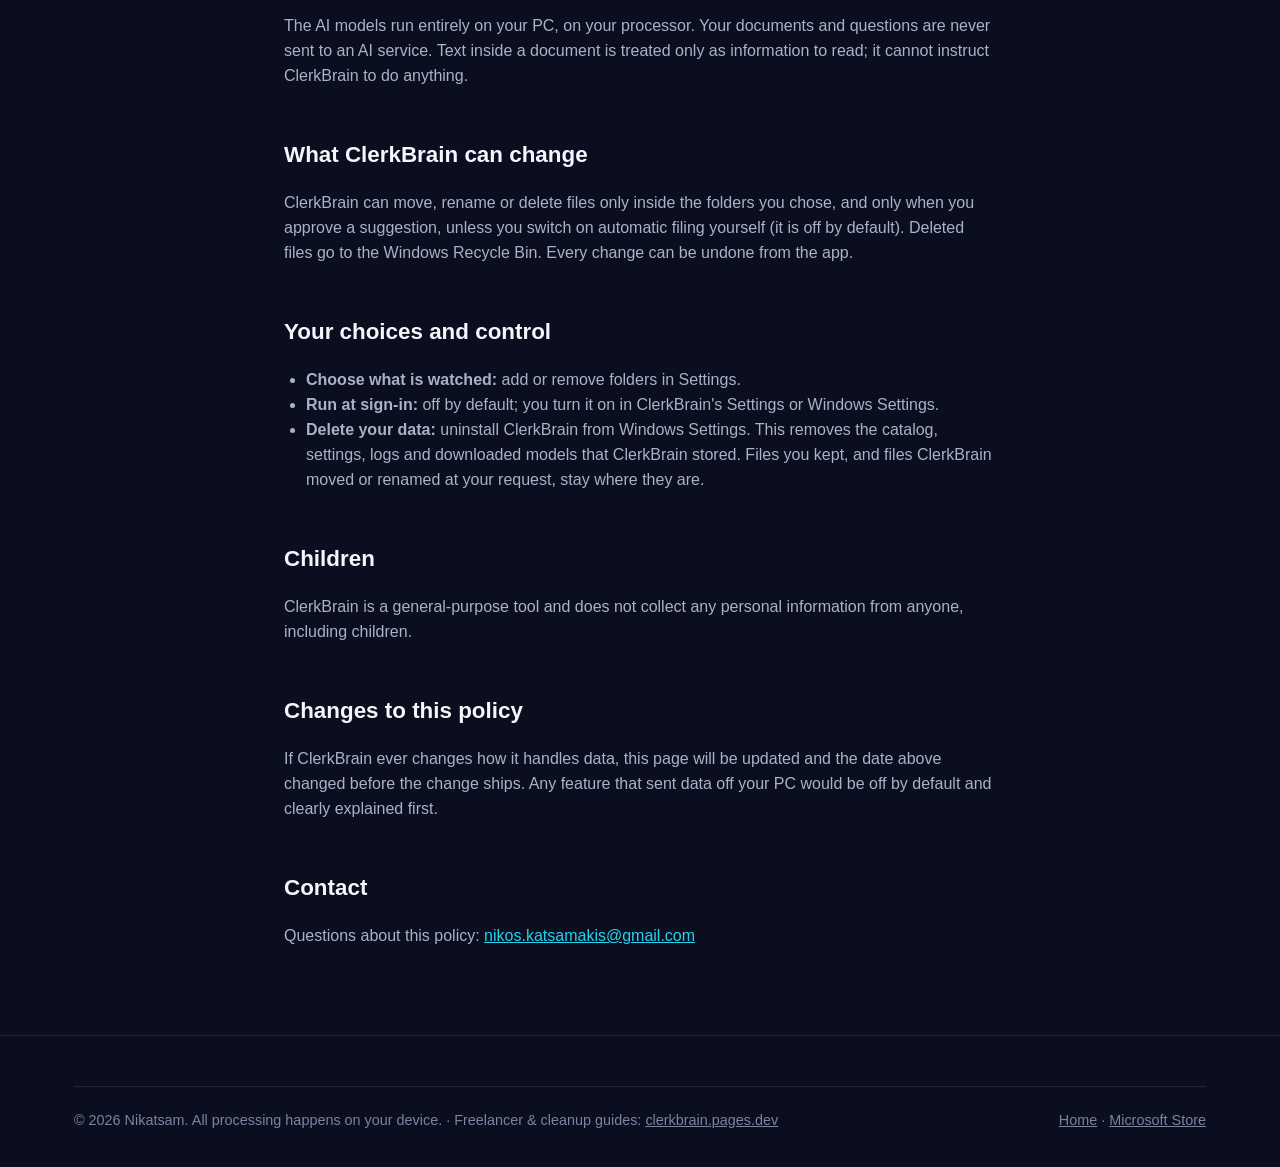
<file: privacy.html>
<!doctype html>
<html lang="en">
<head>
<meta charset="utf-8">
<meta name="viewport" content="width=device-width, initial-scale=1">
<title>Privacy Policy — ClerkBrain</title>
<meta name="description" content="ClerkBrain's privacy policy: your documents, their text and your questions never leave your PC. No account, no ads, no analytics, no tracking.">
<link rel="canonical" href="https://nikatsam.github.io/WIN_APP_TidyClerk_Website/privacy.html">
<meta name="robots" content="index, follow">
<meta property="og:type" content="article">
<meta property="og:title" content="Privacy Policy — ClerkBrain">
<meta property="og:description" content="Your documents never leave your PC. No account, no ads, no analytics, no tracking.">
<meta property="og:image" content="https://nikatsam.github.io/WIN_APP_TidyClerk_Website/assets/img/og-banner.png">
<meta property="og:url" content="https://nikatsam.github.io/WIN_APP_TidyClerk_Website/privacy.html">
<link rel="icon" href="assets/img/icon-310.png">
<link rel="manifest" href="site.webmanifest">
<link rel="stylesheet" href="assets/css/style.css?v=3">
<script type="application/ld+json">
{
  "@context": "https://schema.org",
  "@type": "BreadcrumbList",
  "itemListElement": [
    { "@type": "ListItem", "position": 1, "name": "Home", "item": "https://nikatsam.github.io/WIN_APP_TidyClerk_Website/" },
    { "@type": "ListItem", "position": 2, "name": "Privacy Policy", "item": "https://nikatsam.github.io/WIN_APP_TidyClerk_Website/privacy.html" }
  ]
}
</script>
</head>
<body>

<header class="site">
  <div class="wrap nav">
    <a class="brand" href="./"><img src="assets/img/icon-310.png" alt="ClerkBrain logo" width="32" height="32">ClerkBrain</a>
    <nav class="nav-links">
      <a href="./">Home</a>
      <a href="features/organize.html">Organize</a>
      <a href="features/ask.html">Ask AI</a>
      <a href="features/receipts-privacy.html">Receipts &amp; Privacy</a>
      <a href="features/cleanup.html">Cleanup</a>
      <a href="features/due-soon.html">Due Soon</a>
      <a href="faq.html">FAQ</a>
      <a href="privacy.html" aria-current="page">Privacy Policy</a>
      <a class="nav-cta" href="https://apps.microsoft.com/detail/9NKCN2RDXZ55" target="_blank" rel="noopener">Get it on the Microsoft Store</a>
    </nav>
    <button class="nav-toggle" aria-label="Menu" aria-expanded="false">☰</button>
  </div>
</header>

<main>
  <section class="page-hero">
    <div class="wrap">
      <p class="breadcrumb"><a href="./">Home</a> / Privacy Policy</p>
      <h1>Privacy Policy</h1>
      <p class="lede" style="margin:0 auto;">Last updated: 14 October 2026</p>
    </div>
  </section>

  <section>
    <div class="wrap prose">
      <p>ClerkBrain is a Windows app that reads the documents in the folders you choose, so you can find them, understand them and keep them tidy. <strong>Everything it does with your documents happens on your PC.</strong> This page explains exactly what that means.</p>

      <h2>The short version</h2>
      <ul>
        <li>Your documents, their text, the questions you ask and the results never leave your PC.</li>
        <li>ClerkBrain has no account, no sign-in, no advertising, no analytics and no tracking.</li>
        <li>The one thing ClerkBrain ever downloads is its optional AI models, once, if you choose to. Nothing about you or your documents is sent when it does.</li>
      </ul>

      <h2>What ClerkBrain reads and stores on your PC</h2>
      <p>ClerkBrain only looks at the folders you choose (your Downloads folder by default; you can add or remove folders in Settings). For the files in them it keeps a private catalog on your PC, containing:</p>
      <ul>
        <li>the file's name, location, size and dates;</li>
        <li>the text of the document (read from the file, or recognised from a scan or photo by the built-in text recognition);</li>
        <li>what ClerkBrain worked out from it: type of document, supplier, date, total, invoice number;</li>
        <li>a numeric "fingerprint" of the text that makes search by meaning possible;</li>
        <li>a record of the changes you approved (moves, renames), so you can undo them.</li>
      </ul>
      <p>The catalog and ClerkBrain's settings and log files are stored in ClerkBrain's own private app folder on your PC. The log files record file names and error messages, never the text of your documents. ClerkBrain does not read folders you have not chosen.</p>

      <h2>What is sent over the network</h2>
      <p><strong>Nothing about you or your documents is ever sent anywhere.</strong> ClerkBrain contains no code that uploads files, text, file names, searches or questions.</p>
      <p>The only network activity is the optional download of the AI models (a search model of about 90&nbsp;MB and an answer model of about 2.7&nbsp;GB). It starts only when you press <strong>Download AI models</strong>. The files come from Hugging Face (huggingface.co), a public model host. To serve the download, Hugging Face's servers necessarily see your IP address and the usual details of any web request (such as the time and the file requested); that is governed by Hugging Face's own privacy policy. ClerkBrain checks every downloaded file against a fixed fingerprint (SHA-256) and discards anything that does not match.</p>
      <p>Once the models are downloaded, ClerkBrain works fully offline. Without them it still works: you get search by words and rules-based reading of documents, and you can use the app with no internet connection at all.</p>

      <h2>How the AI works</h2>
      <p>The AI models run entirely on your PC, on your processor. Your documents and questions are never sent to an AI service. Text inside a document is treated only as information to read; it cannot instruct ClerkBrain to do anything.</p>

      <h2>What ClerkBrain can change</h2>
      <p>ClerkBrain can move, rename or delete files only inside the folders you chose, and only when you approve a suggestion, unless you switch on automatic filing yourself (it is off by default). Deleted files go to the Windows Recycle Bin. Every change can be undone from the app.</p>

      <h2>Your choices and control</h2>
      <ul>
        <li><strong>Choose what is watched:</strong> add or remove folders in Settings.</li>
        <li><strong>Run at sign-in:</strong> off by default; you turn it on in ClerkBrain's Settings or Windows Settings.</li>
        <li><strong>Delete your data:</strong> uninstall ClerkBrain from Windows Settings. This removes the catalog, settings, logs and downloaded models that ClerkBrain stored. Files you kept, and files ClerkBrain moved or renamed at your request, stay where they are.</li>
      </ul>

      <h2>Children</h2>
      <p>ClerkBrain is a general-purpose tool and does not collect any personal information from anyone, including children.</p>

      <h2>Changes to this policy</h2>
      <p>If ClerkBrain ever changes how it handles data, this page will be updated and the date above changed before the change ships. Any feature that sent data off your PC would be off by default and clearly explained first.</p>

      <h2>Contact</h2>
      <p>Questions about this policy: <a href="mailto:nikos.katsamakis@gmail.com">nikos.katsamakis@gmail.com</a></p>
    </div>
  </section>
</main>

<footer class="site">
  <div class="wrap">
    <div class="footer-bottom">
      <span>© 2026 Nikatsam. All processing happens on your device. · Freelancer & cleanup guides: <a href="https://clerkbrain.pages.dev/" rel="noopener">clerkbrain.pages.dev</a></span>
      <nav><a href="./">Home</a> · <a href="https://apps.microsoft.com/detail/9NKCN2RDXZ55" target="_blank" rel="noopener">Microsoft Store</a></nav>
    </div>
  </div>
</footer>

<script src="assets/js/main.js?v=3"></script>
</body>
</html>
</file>
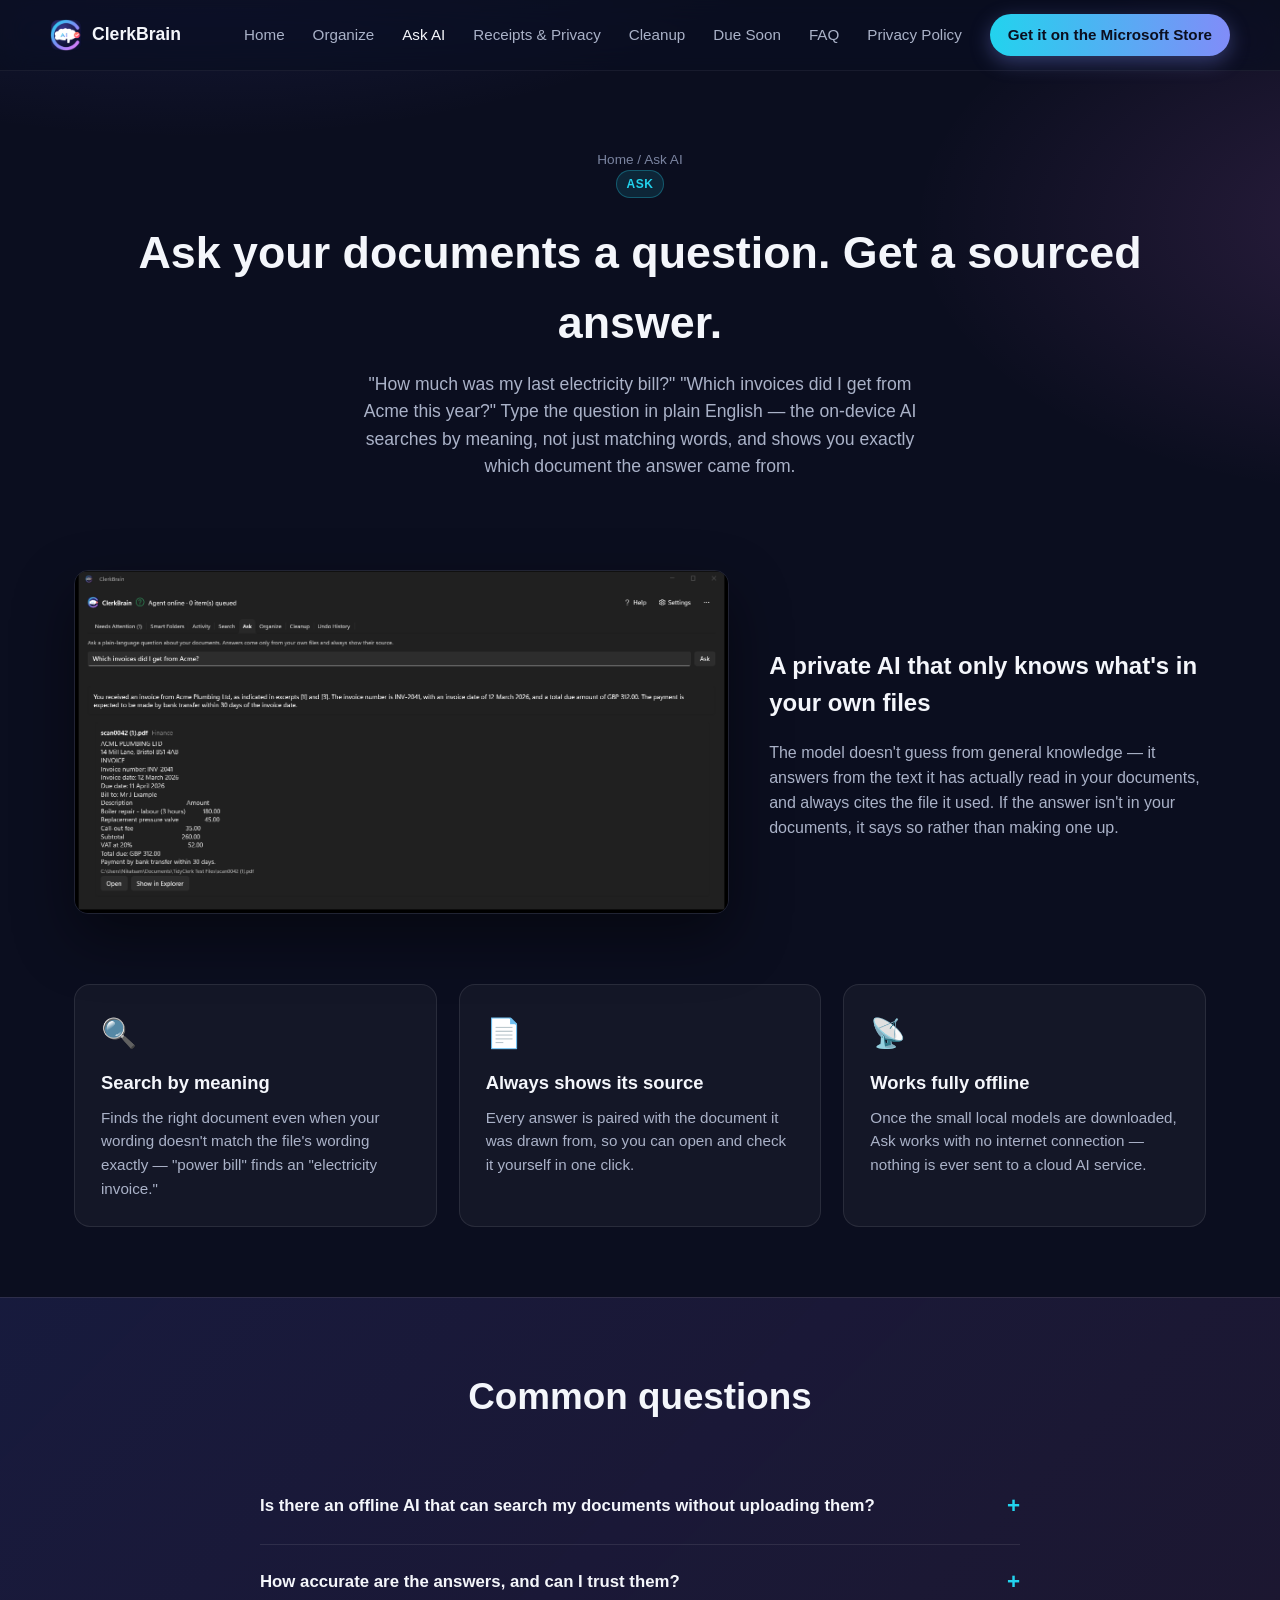
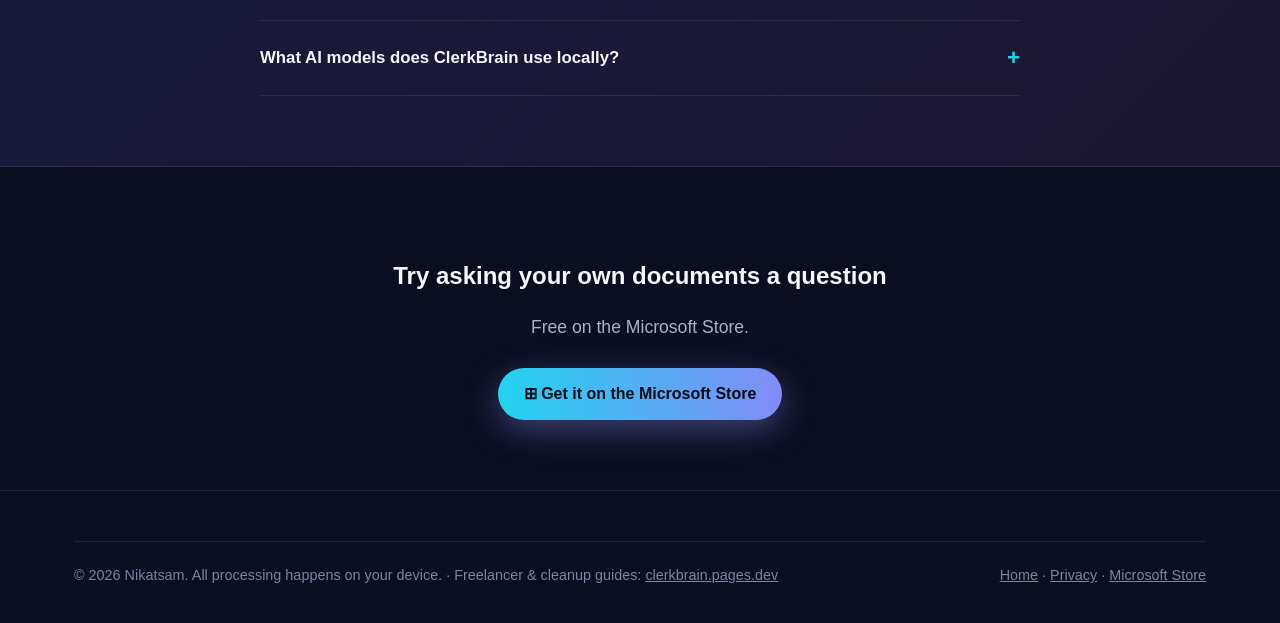
<file: features/ask.html>
<!doctype html>
<html lang="en">
<head>
<meta charset="utf-8">
<meta name="viewport" content="width=device-width, initial-scale=1">
<title>Ask Questions About Your Documents | ClerkBrain</title>
<meta name="description" content="Ask plain-language questions about your invoices and receipts. ClerkBrain answers from an on-device AI and shows its sources.">
<link rel="canonical" href="https://nikatsam.github.io/WIN_APP_TidyClerk_Website/features/ask.html">
<meta property="og:type" content="article">
<meta property="og:title" content="Ask Your Documents Questions, Privately — ClerkBrain">
<meta property="og:description" content="On-device AI answers questions about your own documents, with the source file always shown. Nothing is uploaded.">
<meta property="og:image" content="https://nikatsam.github.io/WIN_APP_TidyClerk_Website/assets/img/og-banner.png">
<meta property="og:url" content="https://nikatsam.github.io/WIN_APP_TidyClerk_Website/features/ask.html">
<link rel="icon" href="../assets/img/icon-310.png">
<link rel="manifest" href="../site.webmanifest">
<link rel="stylesheet" href="../assets/css/style.css?v=3">
<script type="application/ld+json">
{
  "@context": "https://schema.org",
  "@type": "BreadcrumbList",
  "itemListElement": [
    { "@type": "ListItem", "position": 1, "name": "Home", "item": "https://nikatsam.github.io/WIN_APP_TidyClerk_Website/" },
    { "@type": "ListItem", "position": 2, "name": "Ask AI", "item": "https://nikatsam.github.io/WIN_APP_TidyClerk_Website/features/ask.html" }
  ]
}
</script>
<script type="application/ld+json">
{
  "@context": "https://schema.org",
  "@type": "FAQPage",
  "mainEntity": [
    {
      "@type": "Question",
      "name": "Is there an offline AI that can search my documents without uploading them?",
      "acceptedAnswer": { "@type": "Answer", "text": "Yes. ClerkBrain's Ask tab runs a small language model directly on your PC. Once you've downloaded the optional AI models, you can ask questions about your documents with no internet connection at all, and nothing is ever sent off your device." }
    },
    {
      "@type": "Question",
      "name": "How accurate are the answers, and can I trust them?",
      "acceptedAnswer": { "@type": "Answer", "text": "Every answer shows the exact source document it came from, so you can check it yourself rather than taking the AI's word for it. The model answers only from the text of your own documents — it does not invent facts from general knowledge." }
    },
    {
      "@type": "Question",
      "name": "What AI models does ClerkBrain use locally?",
      "acceptedAnswer": { "@type": "Answer", "text": "A small embedding model (around 90 MB) for meaning-based search, and a small language model (around 2.7 GB) for answering questions, both downloaded once, verified against a SHA-256 checksum, and then run entirely on your own processor." }
    }
  ]
}
</script>
</head>
<body>

<header class="site">
  <div class="wrap nav">
    <a class="brand" href="../"><img src="../assets/img/icon-310.png" alt="ClerkBrain logo" width="32" height="32">ClerkBrain</a>
    <nav class="nav-links">
      <a href="../">Home</a>
      <a href="organize.html">Organize</a>
      <a href="ask.html" aria-current="page">Ask AI</a>
      <a href="receipts-privacy.html">Receipts &amp; Privacy</a>
      <a href="cleanup.html">Cleanup</a>
      <a href="due-soon.html">Due Soon</a>
      <a href="../faq.html">FAQ</a>
      <a href="../privacy.html">Privacy Policy</a>
      <a class="nav-cta" href="https://apps.microsoft.com/detail/9NKCN2RDXZ55" target="_blank" rel="noopener">Get it on the Microsoft Store</a>
    </nav>
    <button class="nav-toggle" aria-label="Menu" aria-expanded="false">☰</button>
  </div>
</header>

<main>
  <section class="page-hero">
    <div class="wrap">
      <p class="breadcrumb"><a href="../">Home</a> / Ask AI</p>
      <span class="badge">ASK</span>
      <h1>Ask your documents a question. Get a sourced answer.</h1>
      <p class="lede" style="margin:0 auto;">"How much was my last electricity bill?" "Which invoices did I get from Acme this
        year?" Type the question in plain English — the on-device AI searches by meaning, not just matching
        words, and shows you exactly which document the answer came from.</p>
    </div>
  </section>

  <section>
    <div class="wrap">
      <div class="showcase-row reveal">
        <div class="shot">
          <a href="../assets/img/05-ask-a-question-answered-from-your-documents-dark.png" class="zoom" title="View full size"><img src="../assets/img/05-ask-a-question-answered-from-your-documents-dark.png" alt="ClerkBrain's Ask tab showing a natural-language question answered with the source document underneath" loading="lazy" width="1440" height="753"></a>
        </div>
        <div class="showcase-text">
          <h2>A private AI that only knows what's in your own files</h2>
          <p>The model doesn't guess from general knowledge — it answers from the text it has actually read in
            your documents, and always cites the file it used. If the answer isn't in your documents, it says
            so rather than making one up.</p>
        </div>
      </div>

      <div class="grid grid-3 reveal">
        <div class="card">
          <span class="icon">🔍</span>
          <h3>Search by meaning</h3>
          <p>Finds the right document even when your wording doesn't match the file's wording exactly — "power bill" finds an "electricity invoice."</p>
        </div>
        <div class="card">
          <span class="icon">📄</span>
          <h3>Always shows its source</h3>
          <p>Every answer is paired with the document it was drawn from, so you can open and check it yourself in one click.</p>
        </div>
        <div class="card">
          <span class="icon">📡</span>
          <h3>Works fully offline</h3>
          <p>Once the small local models are downloaded, Ask works with no internet connection — nothing is ever sent to a cloud AI service.</p>
        </div>
      </div>
    </div>
  </section>

  <section class="band">
    <div class="wrap">
      <div class="section-head reveal"><h2>Common questions</h2></div>
      <div class="prose reveal">
        <details class="faq-item">
          <summary>Is there an offline AI that can search my documents without uploading them?</summary>
          <p>Yes. ClerkBrain's Ask tab runs a small language model directly on your PC. Once you've downloaded the optional AI models, you can ask questions with no internet connection at all, and nothing is ever sent off your device.</p>
        </details>
        <details class="faq-item">
          <summary>How accurate are the answers, and can I trust them?</summary>
          <p>Every answer shows the exact source document it came from, so you can check it yourself. The model answers only from the text of your own documents — it does not invent facts from general knowledge.</p>
        </details>
        <details class="faq-item">
          <summary>What AI models does ClerkBrain use locally?</summary>
          <p>A small embedding model (around 90 MB) for meaning-based search, and a small language model (around 2.7 GB) for answering questions, both downloaded once, verified against a SHA-256 checksum, and run entirely on your own processor.</p>
        </details>
      </div>
    </div>
  </section>

  <section>
    <div class="wrap" style="text-align:center;">
      <h2 class="reveal">Try asking your own documents a question</h2>
      <p class="lede reveal" style="margin:14px auto 26px;">Free on the Microsoft Store.</p>
      <a class="btn btn-primary reveal" href="https://apps.microsoft.com/detail/9NKCN2RDXZ55" target="_blank" rel="noopener">⊞ Get it on the Microsoft Store</a>
    </div>
  </section>
</main>

<footer class="site">
  <div class="wrap">
    <div class="footer-bottom">
      <span>© 2026 Nikatsam. All processing happens on your device. · Freelancer & cleanup guides: <a href="https://clerkbrain.pages.dev/" rel="noopener">clerkbrain.pages.dev</a></span>
      <nav><a href="../">Home</a> · <a href="../privacy.html">Privacy</a> · <a href="https://apps.microsoft.com/detail/9NKCN2RDXZ55" target="_blank" rel="noopener">Microsoft Store</a></nav>
    </div>
  </div>
</footer>

<script src="../assets/js/main.js?v=3"></script>
</body>
</html>
</file>
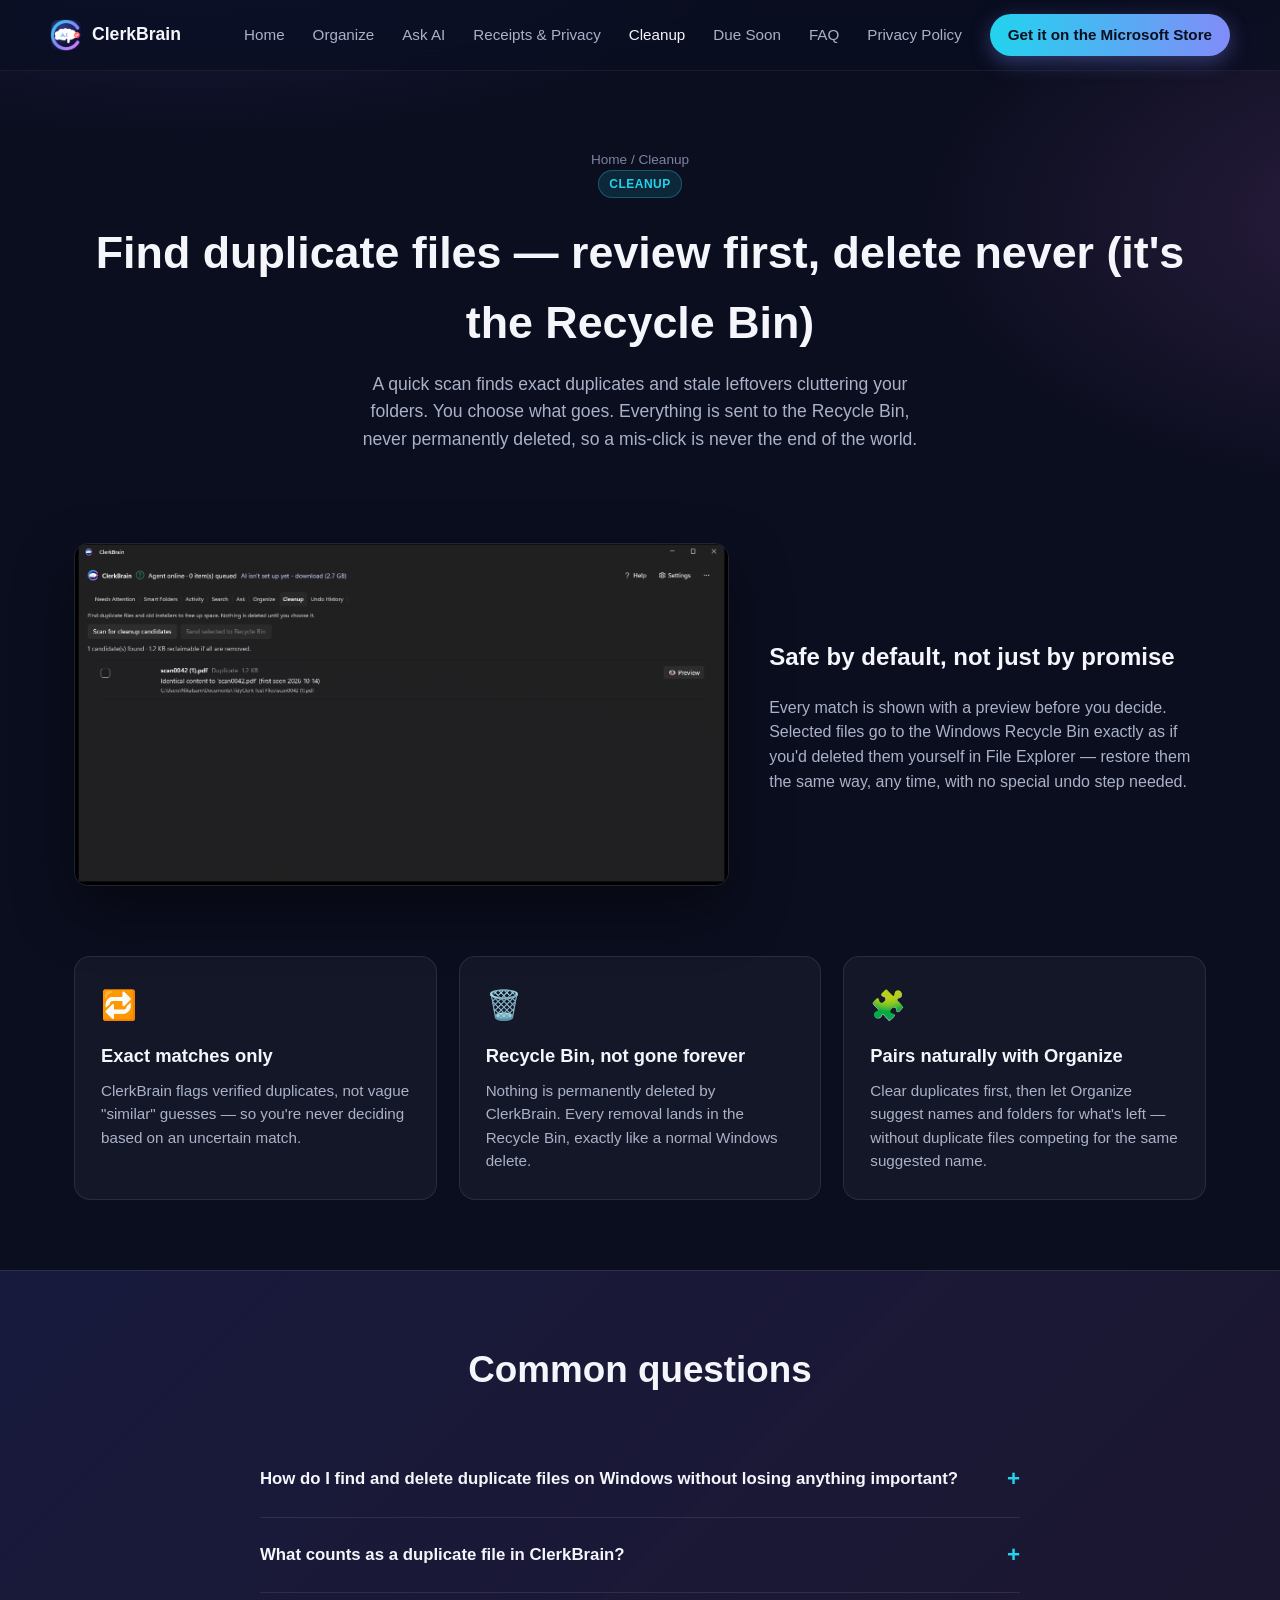
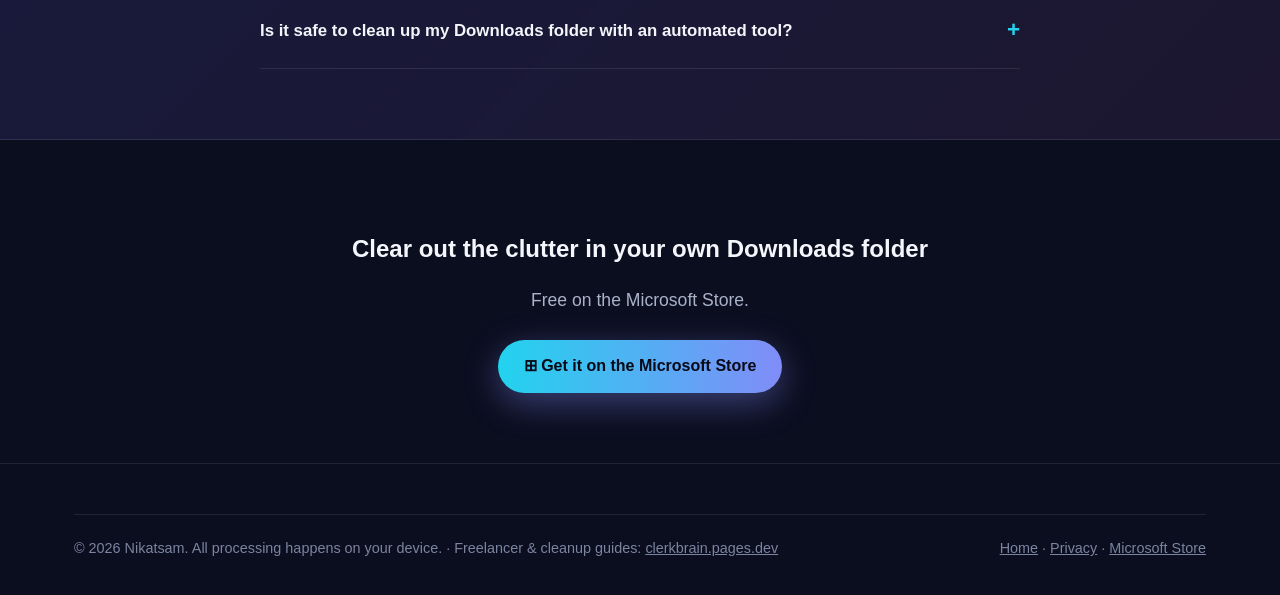
<file: features/cleanup.html>
<!doctype html>
<html lang="en">
<head>
<meta charset="utf-8">
<meta name="viewport" content="width=device-width, initial-scale=1">
<title>Find Duplicate Files Safely on Windows | ClerkBrain</title>
<meta name="description" content="ClerkBrain finds duplicate files and old leftovers cluttering your folders. Review each one, then send it to the Recycle Bin — never a permanent delete.">
<link rel="canonical" href="https://nikatsam.github.io/WIN_APP_TidyClerk_Website/features/cleanup.html">
<meta property="og:type" content="article">
<meta property="og:title" content="Find Duplicate Files Safely — ClerkBrain">
<meta property="og:description" content="Finds duplicate files and old leftovers. You review and choose; everything goes to the Recycle Bin, never deleted outright.">
<meta property="og:image" content="https://nikatsam.github.io/WIN_APP_TidyClerk_Website/assets/img/og-banner.png">
<meta property="og:url" content="https://nikatsam.github.io/WIN_APP_TidyClerk_Website/features/cleanup.html">
<link rel="icon" href="../assets/img/icon-310.png">
<link rel="manifest" href="../site.webmanifest">
<link rel="stylesheet" href="../assets/css/style.css?v=3">
<script type="application/ld+json">
{
  "@context": "https://schema.org",
  "@type": "BreadcrumbList",
  "itemListElement": [
    { "@type": "ListItem", "position": 1, "name": "Home", "item": "https://nikatsam.github.io/WIN_APP_TidyClerk_Website/" },
    { "@type": "ListItem", "position": 2, "name": "Cleanup", "item": "https://nikatsam.github.io/WIN_APP_TidyClerk_Website/features/cleanup.html" }
  ]
}
</script>
<script type="application/ld+json">
{
  "@context": "https://schema.org",
  "@type": "FAQPage",
  "mainEntity": [
    {
      "@type": "Question",
      "name": "How do I find and delete duplicate files on Windows without losing anything important?",
      "acceptedAnswer": { "@type": "Answer", "text": "ClerkBrain scans your chosen folders for exact duplicate files, shows you each match so you can preview it, and only sends files you select to the Windows Recycle Bin — never a permanent delete. If you change your mind, restore from the Recycle Bin as normal." }
    },
    {
      "@type": "Question",
      "name": "What counts as a duplicate file in ClerkBrain?",
      "acceptedAnswer": { "@type": "Answer", "text": "An exact content match — the same file saved or downloaded more than once, even under a different name. ClerkBrain does not guess at 'similar' files; it only flags duplicates it can verify are identical." }
    },
    {
      "@type": "Question",
      "name": "Is it safe to clean up my Downloads folder with an automated tool?",
      "acceptedAnswer": { "@type": "Answer", "text": "ClerkBrain never deletes anything automatically. You see every candidate before deciding, and removals go to the Recycle Bin rather than being permanently deleted, so mistakes are always recoverable." }
    }
  ]
}
</script>
</head>
<body>

<header class="site">
  <div class="wrap nav">
    <a class="brand" href="../"><img src="../assets/img/icon-310.png" alt="ClerkBrain logo" width="32" height="32">ClerkBrain</a>
    <nav class="nav-links">
      <a href="../">Home</a>
      <a href="organize.html">Organize</a>
      <a href="ask.html">Ask AI</a>
      <a href="receipts-privacy.html">Receipts &amp; Privacy</a>
      <a href="cleanup.html" aria-current="page">Cleanup</a>
      <a href="due-soon.html">Due Soon</a>
      <a href="../faq.html">FAQ</a>
      <a href="../privacy.html">Privacy Policy</a>
      <a class="nav-cta" href="https://apps.microsoft.com/detail/9NKCN2RDXZ55" target="_blank" rel="noopener">Get it on the Microsoft Store</a>
    </nav>
    <button class="nav-toggle" aria-label="Menu" aria-expanded="false">☰</button>
  </div>
</header>

<main>
  <section class="page-hero">
    <div class="wrap">
      <p class="breadcrumb"><a href="../">Home</a> / Cleanup</p>
      <span class="badge">CLEANUP</span>
      <h1>Find duplicate files — review first, delete never (it's the Recycle Bin)</h1>
      <p class="lede" style="margin:0 auto;">A quick scan finds exact duplicates and stale leftovers cluttering your folders.
        You choose what goes. Everything is sent to the Recycle Bin, never permanently deleted, so a mis-click
        is never the end of the world.</p>
    </div>
  </section>

  <section>
    <div class="wrap">
      <div class="showcase-row reveal">
        <div class="shot">
          <a href="../assets/img/06-cleanup-duplicate-found-dark.png" class="zoom" title="View full size"><img src="../assets/img/06-cleanup-duplicate-found-dark.png" alt="ClerkBrain's Cleanup tab showing a duplicate file found, ready to preview and send to the Recycle Bin" loading="lazy" width="1440" height="753"></a>
        </div>
        <div class="showcase-text">
          <h2>Safe by default, not just by promise</h2>
          <p>Every match is shown with a preview before you decide. Selected files go to the Windows Recycle
            Bin exactly as if you'd deleted them yourself in File Explorer — restore them the same way, any
            time, with no special undo step needed.</p>
        </div>
      </div>

      <div class="grid grid-3 reveal">
        <div class="card">
          <span class="icon">🔁</span>
          <h3>Exact matches only</h3>
          <p>ClerkBrain flags verified duplicates, not vague "similar" guesses — so you're never deciding based on an uncertain match.</p>
        </div>
        <div class="card">
          <span class="icon">🗑️</span>
          <h3>Recycle Bin, not gone forever</h3>
          <p>Nothing is permanently deleted by ClerkBrain. Every removal lands in the Recycle Bin, exactly like a normal Windows delete.</p>
        </div>
        <div class="card">
          <span class="icon">🧩</span>
          <h3>Pairs naturally with Organize</h3>
          <p>Clear duplicates first, then let Organize suggest names and folders for what's left — without duplicate files competing for the same suggested name.</p>
        </div>
      </div>
    </div>
  </section>

  <section class="band">
    <div class="wrap">
      <div class="section-head reveal"><h2>Common questions</h2></div>
      <div class="prose reveal">
        <details class="faq-item">
          <summary>How do I find and delete duplicate files on Windows without losing anything important?</summary>
          <p>ClerkBrain scans your chosen folders for exact duplicate files, shows you each match so you can preview it, and only sends files you select to the Windows Recycle Bin — never a permanent delete. If you change your mind, restore from the Recycle Bin as normal.</p>
        </details>
        <details class="faq-item">
          <summary>What counts as a duplicate file in ClerkBrain?</summary>
          <p>An exact content match — the same file saved or downloaded more than once, even under a different name. ClerkBrain does not guess at "similar" files; it only flags duplicates it can verify are identical.</p>
        </details>
        <details class="faq-item">
          <summary>Is it safe to clean up my Downloads folder with an automated tool?</summary>
          <p>ClerkBrain never deletes anything automatically. You see every candidate before deciding, and removals go to the Recycle Bin rather than being permanently deleted, so mistakes are always recoverable.</p>
        </details>
      </div>
    </div>
  </section>

  <section>
    <div class="wrap" style="text-align:center;">
      <h2 class="reveal">Clear out the clutter in your own Downloads folder</h2>
      <p class="lede reveal" style="margin:14px auto 26px;">Free on the Microsoft Store.</p>
      <a class="btn btn-primary reveal" href="https://apps.microsoft.com/detail/9NKCN2RDXZ55" target="_blank" rel="noopener">⊞ Get it on the Microsoft Store</a>
    </div>
  </section>
</main>

<footer class="site">
  <div class="wrap">
    <div class="footer-bottom">
      <span>© 2026 Nikatsam. All processing happens on your device. · Freelancer & cleanup guides: <a href="https://clerkbrain.pages.dev/" rel="noopener">clerkbrain.pages.dev</a></span>
      <nav><a href="../">Home</a> · <a href="../privacy.html">Privacy</a> · <a href="https://apps.microsoft.com/detail/9NKCN2RDXZ55" target="_blank" rel="noopener">Microsoft Store</a></nav>
    </div>
  </div>
</footer>

<script src="../assets/js/main.js?v=3"></script>
</body>
</html>
</file>
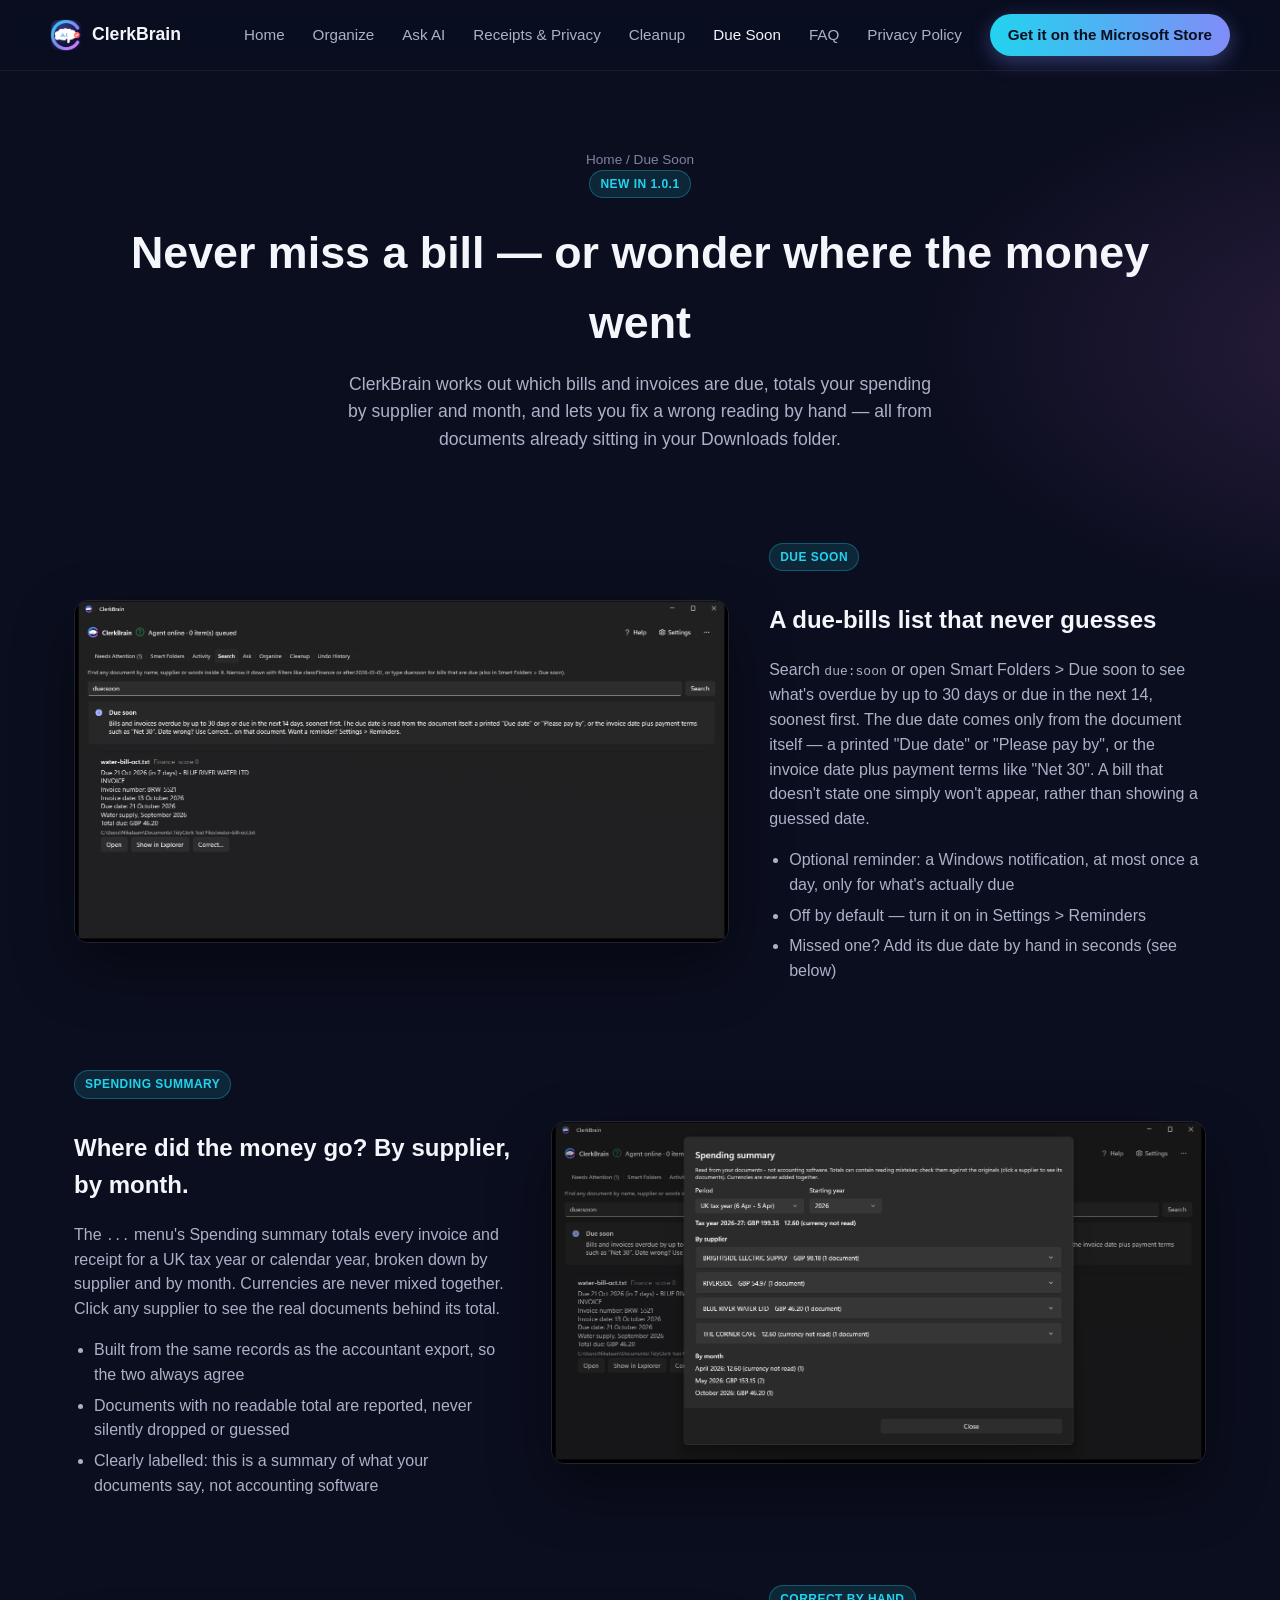
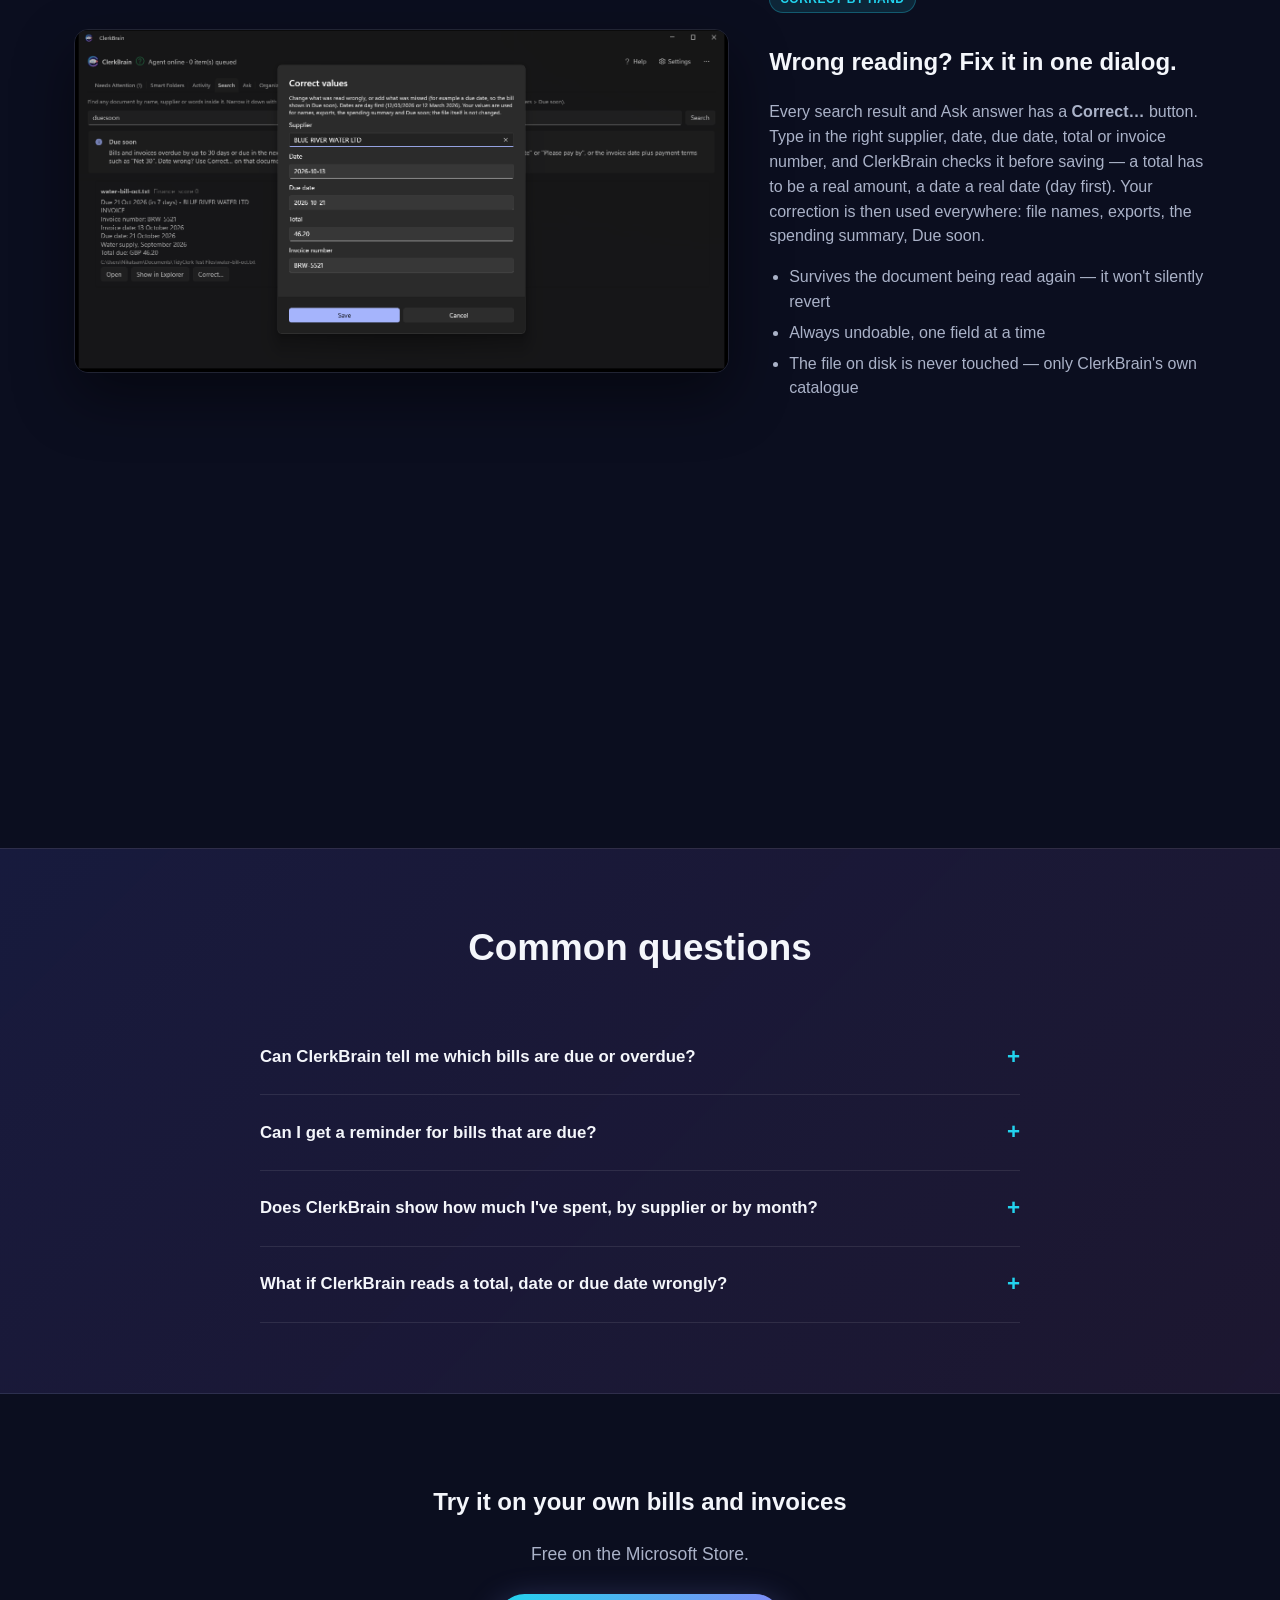
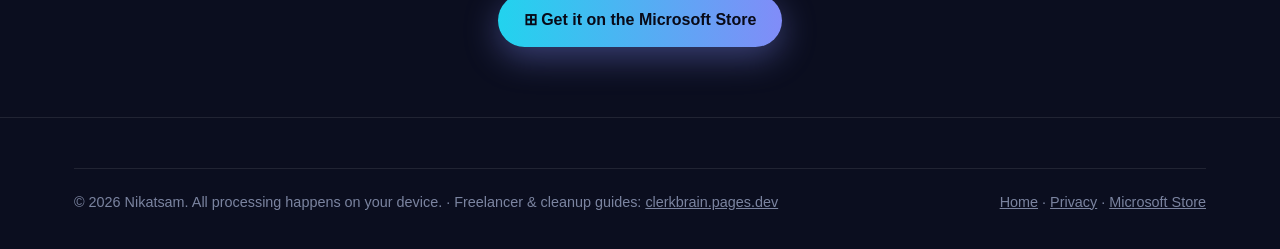
<file: features/due-soon.html>
<!doctype html>
<html lang="en">
<head>
<meta charset="utf-8">
<meta name="viewport" content="width=device-width, initial-scale=1">
<title>Due-Date Tracking for Bills and Invoices | ClerkBrain</title>
<meta name="description" content="Track bills and invoices that are due or overdue, with an optional reminder and a spending summary by supplier and month.">
<link rel="canonical" href="https://nikatsam.github.io/WIN_APP_TidyClerk_Website/features/due-soon.html">
<meta property="og:type" content="article">
<meta property="og:title" content="Never Miss a Bill — ClerkBrain">
<meta property="og:description" content="Finds bills and invoices that are due or overdue, with an optional reminder and a spending summary by supplier and month.">
<meta property="og:image" content="https://nikatsam.github.io/WIN_APP_TidyClerk_Website/assets/img/og-banner.png">
<meta property="og:url" content="https://nikatsam.github.io/WIN_APP_TidyClerk_Website/features/due-soon.html">
<link rel="icon" href="../assets/img/icon-310.png">
<link rel="manifest" href="../site.webmanifest">
<link rel="stylesheet" href="../assets/css/style.css?v=3">
<script type="application/ld+json">
{
  "@context": "https://schema.org",
  "@type": "BreadcrumbList",
  "itemListElement": [
    { "@type": "ListItem", "position": 1, "name": "Home", "item": "https://nikatsam.github.io/WIN_APP_TidyClerk_Website/" },
    { "@type": "ListItem", "position": 2, "name": "Due Soon", "item": "https://nikatsam.github.io/WIN_APP_TidyClerk_Website/features/due-soon.html" }
  ]
}
</script>
<script type="application/ld+json">
{
  "@context": "https://schema.org",
  "@type": "FAQPage",
  "mainEntity": [
    {
      "@type": "Question",
      "name": "Can ClerkBrain tell me which bills are due or overdue?",
      "acceptedAnswer": { "@type": "Answer", "text": "Yes. Search due:soon or open Smart Folders > Due soon to see bills and invoices overdue by up to 30 days or due in the next 14, soonest first. The due date comes only from what the document says - a printed 'Due date' or 'Please pay by', or the invoice date plus payment terms such as 'Net 30' - so ClerkBrain never guesses one." }
    },
    {
      "@type": "Question",
      "name": "Can I get a reminder for bills that are due?",
      "acceptedAnswer": { "@type": "Answer", "text": "Yes, as an optional Windows notification you turn on in Settings > Reminders. It checks at most once a day while ClerkBrain is open and only mentions bills that are overdue or due within 3 days, so it never nags." }
    },
    {
      "@type": "Question",
      "name": "Does ClerkBrain show how much I've spent, by supplier or by month?",
      "acceptedAnswer": { "@type": "Answer", "text": "Yes, in the spending summary (... menu). It totals your invoices and receipts by supplier and by month for a tax year or calendar year, keeps currencies separate rather than adding them together, and every supplier expands to the real documents behind the number." }
    },
    {
      "@type": "Question",
      "name": "What if ClerkBrain reads a total, date or due date wrongly?",
      "acceptedAnswer": { "@type": "Answer", "text": "Use Correct... on that document to type in the right value. ClerkBrain checks it (a total must be a real amount, a date a real date), uses it everywhere - names, exports, the spending summary, Due soon - and keeps it even if the document is read again. It can always be undone, and the file itself is never changed." }
    }
  ]
}
</script>
</head>
<body>

<header class="site">
  <div class="wrap nav">
    <a class="brand" href="../"><img src="../assets/img/icon-310.png" alt="ClerkBrain logo" width="32" height="32">ClerkBrain</a>
    <nav class="nav-links">
      <a href="../">Home</a>
      <a href="organize.html">Organize</a>
      <a href="ask.html">Ask AI</a>
      <a href="receipts-privacy.html">Receipts &amp; Privacy</a>
      <a href="cleanup.html">Cleanup</a>
      <a href="due-soon.html" aria-current="page">Due Soon</a>
      <a href="../faq.html">FAQ</a>
      <a href="../privacy.html">Privacy Policy</a>
      <a class="nav-cta" href="https://apps.microsoft.com/detail/9NKCN2RDXZ55" target="_blank" rel="noopener">Get it on the Microsoft Store</a>
    </nav>
    <button class="nav-toggle" aria-label="Menu" aria-expanded="false">☰</button>
  </div>
</header>

<main>
  <section class="page-hero">
    <div class="wrap">
      <p class="breadcrumb"><a href="../">Home</a> / Due Soon</p>
      <span class="badge">NEW IN 1.0.1</span>
      <h1>Never miss a bill — or wonder where the money went</h1>
      <p class="lede" style="margin:0 auto;">ClerkBrain works out which bills and invoices are due, totals your spending by
        supplier and month, and lets you fix a wrong reading by hand — all from documents already sitting in your
        Downloads folder.</p>
    </div>
  </section>

  <section>
    <div class="wrap">
      <div class="showcase-row reveal">
        <div class="shot">
          <a href="../assets/img/09-due-soon-bills-and-invoices-dark.png" class="zoom" title="View full size"><img src="../assets/img/09-due-soon-bills-and-invoices-dark.png" alt="ClerkBrain's Due soon search showing a bill due in 7 days, with an explanation of where due dates come from" loading="lazy" width="1440" height="753"></a>
        </div>
        <div class="showcase-text">
          <span class="badge">DUE SOON</span>
          <h2>A due-bills list that never guesses</h2>
          <p>Search <code>due:soon</code> or open Smart Folders &gt; Due soon to see what's overdue by up to 30 days or
            due in the next 14, soonest first. The due date comes only from the document itself — a printed
            "Due date" or "Please pay by", or the invoice date plus payment terms like "Net 30". A bill that
            doesn't state one simply won't appear, rather than showing a guessed date.</p>
          <ul>
            <li>Optional reminder: a Windows notification, at most once a day, only for what's actually due</li>
            <li>Off by default — turn it on in Settings &gt; Reminders</li>
            <li>Missed one? Add its due date by hand in seconds (see below)</li>
          </ul>
        </div>
      </div>

      <div class="showcase-row reverse reveal">
        <div class="shot">
          <a href="../assets/img/10-spending-summary-by-supplier-and-month-dark.png" class="zoom" title="View full size"><img src="../assets/img/10-spending-summary-by-supplier-and-month-dark.png" alt="ClerkBrain's spending summary dialog showing totals by supplier and by month for a tax year" loading="lazy" width="1440" height="753"></a>
        </div>
        <div class="showcase-text">
          <span class="badge">SPENDING SUMMARY</span>
          <h2>Where did the money go? By supplier, by month.</h2>
          <p>The <code>...</code> menu's Spending summary totals every invoice and receipt for a UK tax year or
            calendar year, broken down by supplier and by month. Currencies are never mixed together. Click any
            supplier to see the real documents behind its total.</p>
          <ul>
            <li>Built from the same records as the accountant export, so the two always agree</li>
            <li>Documents with no readable total are reported, never silently dropped or guessed</li>
            <li>Clearly labelled: this is a summary of what your documents say, not accounting software</li>
          </ul>
        </div>
      </div>

      <div class="showcase-row reveal">
        <div class="shot">
          <a href="../assets/img/11-correct-values-by-hand-dark.png" class="zoom" title="View full size"><img src="../assets/img/11-correct-values-by-hand-dark.png" alt="ClerkBrain's Correct values dialog with supplier, date, due date, total and invoice number fields" loading="lazy" width="1440" height="753"></a>
        </div>
        <div class="showcase-text">
          <span class="badge">CORRECT BY HAND</span>
          <h2>Wrong reading? Fix it in one dialog.</h2>
          <p>Every search result and Ask answer has a <strong>Correct…</strong> button. Type in the right supplier,
            date, due date, total or invoice number, and ClerkBrain checks it before saving — a total has to be a
            real amount, a date a real date (day first). Your correction is then used everywhere: file names,
            exports, the spending summary, Due soon.</p>
          <ul>
            <li>Survives the document being read again — it won't silently revert</li>
            <li>Always undoable, one field at a time</li>
            <li>The file on disk is never touched — only ClerkBrain's own catalogue</li>
          </ul>
        </div>
      </div>

      <div class="grid grid-3 reveal">
        <div class="card">
          <span class="icon">📊</span>
          <h3>Xero &amp; QuickBooks ready</h3>
          <p>The accountant export can add a Xero bills import file and a QuickBooks Online transactions file alongside the usual summary spreadsheet — built from the same figures, so nothing is retyped.</p>
        </div>
        <div class="card">
          <span class="icon">🔒</span>
          <h3>Still entirely on your PC</h3>
          <p>Due dates, the spending summary and corrections are all worked out from documents already on your PC. Nothing new is uploaded; the only network call ClerkBrain ever makes is the optional AI model download.</p>
        </div>
        <div class="card">
          <span class="icon">🛡️</span>
          <h3>Backed by a safer catalogue</h3>
          <p>1.0.1 also checks ClerkBrain's own index at startup and keeps weekly backups, so a damaged catalogue is recovered automatically instead of losing your organised files and corrections.</p>
        </div>
      </div>
    </div>
  </section>

  <section class="band">
    <div class="wrap">
      <div class="section-head reveal">
        <h2>Common questions</h2>
      </div>
      <div class="prose reveal">
        <details class="faq-item">
          <summary>Can ClerkBrain tell me which bills are due or overdue?</summary>
          <p>Yes. Search <code>due:soon</code> or open Smart Folders &gt; Due soon to see bills and invoices overdue
            by up to 30 days or due in the next 14, soonest first. The due date comes only from what the document
            says — a printed "Due date" or "Please pay by", or the invoice date plus payment terms such as
            "Net 30" — so ClerkBrain never guesses one.</p>
        </details>
        <details class="faq-item">
          <summary>Can I get a reminder for bills that are due?</summary>
          <p>Yes, as an optional Windows notification you turn on in Settings &gt; Reminders. It checks at most
            once a day while ClerkBrain is open and only mentions bills that are overdue or due within 3 days, so
            it never nags.</p>
        </details>
        <details class="faq-item">
          <summary>Does ClerkBrain show how much I've spent, by supplier or by month?</summary>
          <p>Yes, in the spending summary (<code>...</code> menu). It totals your invoices and receipts by supplier
            and by month for a tax year or calendar year, keeps currencies separate rather than adding them
            together, and every supplier expands to the real documents behind the number.</p>
        </details>
        <details class="faq-item">
          <summary>What if ClerkBrain reads a total, date or due date wrongly?</summary>
          <p>Use Correct… on that document to type in the right value. ClerkBrain checks it (a total must be a
            real amount, a date a real date), uses it everywhere — names, exports, the spending summary, Due
            soon — and keeps it even if the document is read again. It can always be undone, and the file itself
            is never changed.</p>
        </details>
      </div>
    </div>
  </section>

  <section>
    <div class="wrap" style="text-align:center;">
      <h2 class="reveal">Try it on your own bills and invoices</h2>
      <p class="lede reveal" style="margin:14px auto 26px;">Free on the Microsoft Store.</p>
      <a class="btn btn-primary reveal" href="https://apps.microsoft.com/detail/9NKCN2RDXZ55" target="_blank" rel="noopener">⊞ Get it on the Microsoft Store</a>
    </div>
  </section>
</main>

<footer class="site">
  <div class="wrap">
    <div class="footer-bottom">
      <span>© 2026 Nikatsam. All processing happens on your device. · Freelancer &amp; cleanup guides: <a href="https://clerkbrain.pages.dev/" rel="noopener">clerkbrain.pages.dev</a></span>
      <nav><a href="../">Home</a> · <a href="../privacy.html">Privacy</a> · <a href="https://apps.microsoft.com/detail/9NKCN2RDXZ55" target="_blank" rel="noopener">Microsoft Store</a></nav>
    </div>
  </div>
</footer>

<script src="../assets/js/main.js?v=3"></script>
</body>
</html>
</file>
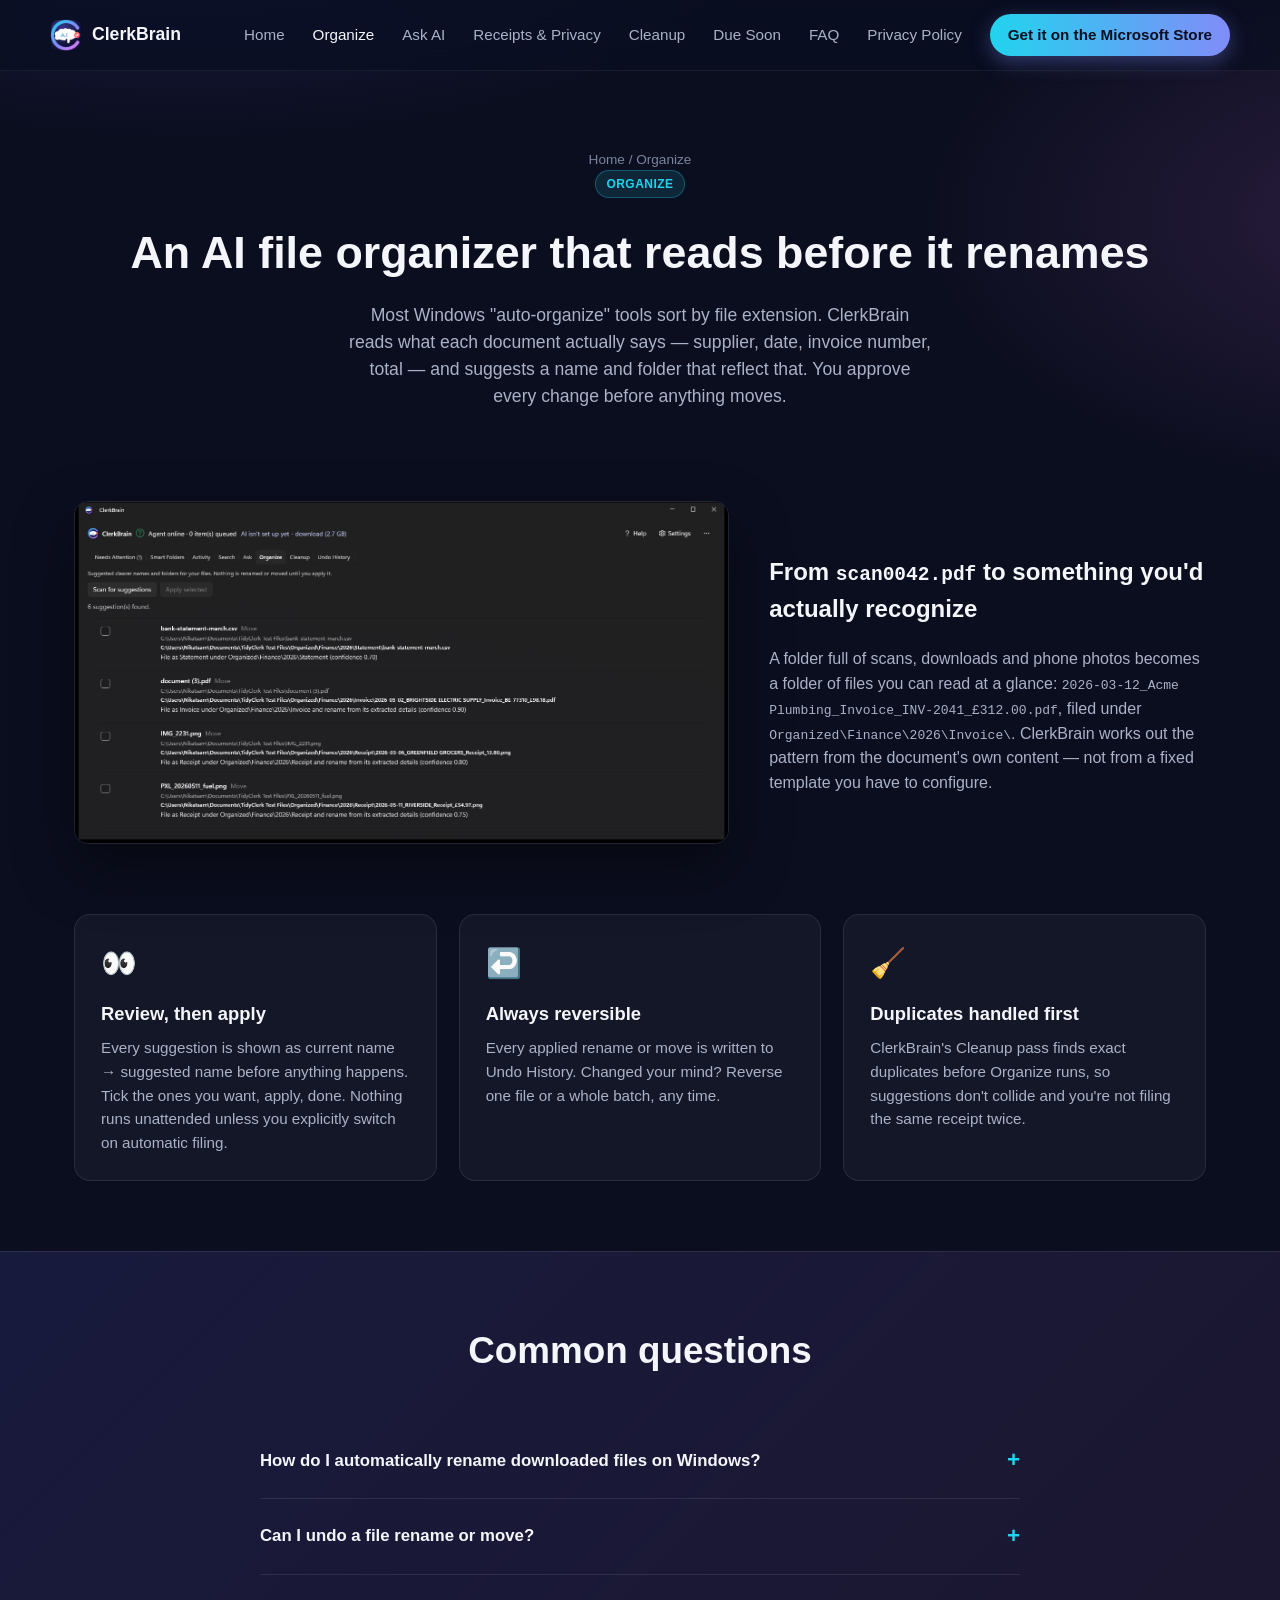
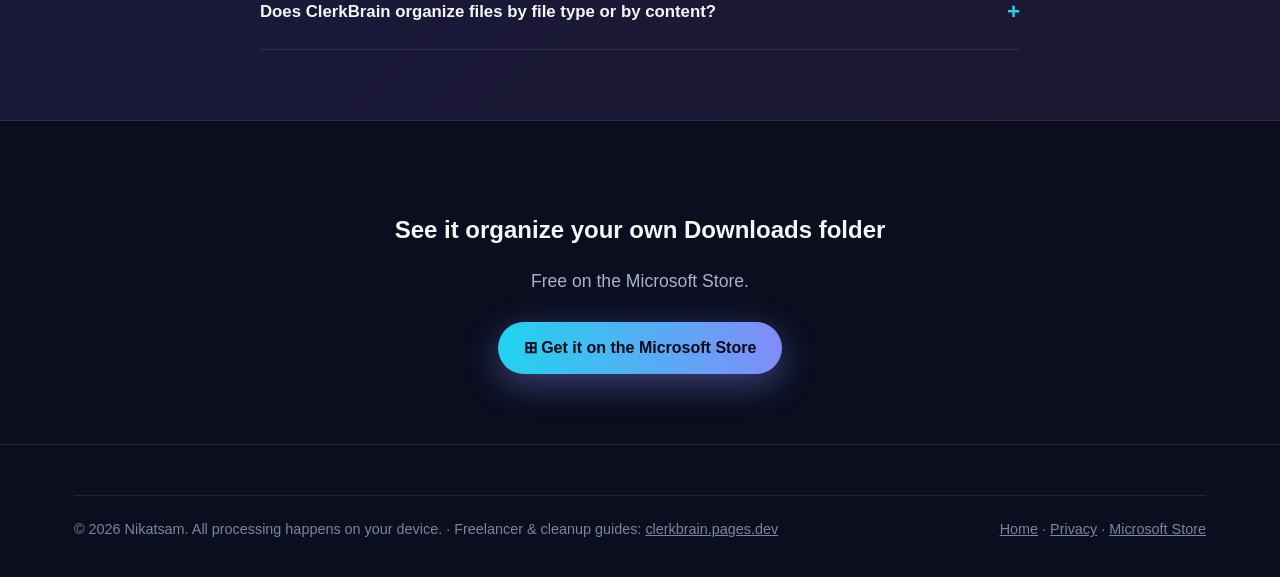
<file: features/organize.html>
<!doctype html>
<html lang="en">
<head>
<meta charset="utf-8">
<meta name="viewport" content="width=device-width, initial-scale=1">
<title>AI File Organizer for Windows | ClerkBrain</title>
<meta name="description" content="ClerkBrain suggests a clear name and folder for each invoice, receipt or statement. You approve every change first.">
<link rel="canonical" href="https://nikatsam.github.io/WIN_APP_TidyClerk_Website/features/organize.html">
<meta property="og:type" content="article">
<meta property="og:title" content="AI File Organizer for Windows — ClerkBrain">
<meta property="og:description" content="Suggests clear names and tidy folders based on what's inside your documents, not just their file type. You approve every change.">
<meta property="og:image" content="https://nikatsam.github.io/WIN_APP_TidyClerk_Website/assets/img/og-banner.png">
<meta property="og:url" content="https://nikatsam.github.io/WIN_APP_TidyClerk_Website/features/organize.html">
<link rel="icon" href="../assets/img/icon-310.png">
<link rel="manifest" href="../site.webmanifest">
<link rel="stylesheet" href="../assets/css/style.css?v=3">
<script type="application/ld+json">
{
  "@context": "https://schema.org",
  "@type": "BreadcrumbList",
  "itemListElement": [
    { "@type": "ListItem", "position": 1, "name": "Home", "item": "https://nikatsam.github.io/WIN_APP_TidyClerk_Website/" },
    { "@type": "ListItem", "position": 2, "name": "Organize", "item": "https://nikatsam.github.io/WIN_APP_TidyClerk_Website/features/organize.html" }
  ]
}
</script>
<script type="application/ld+json">
{
  "@context": "https://schema.org",
  "@type": "FAQPage",
  "mainEntity": [
    {
      "@type": "Question",
      "name": "How do I automatically rename downloaded files on Windows?",
      "acceptedAnswer": { "@type": "Answer", "text": "ClerkBrain reads the content of each file in your Downloads folder — the supplier, date, invoice number or total it contains — and suggests a clear, consistent name like '2026-03-12_Acme Plumbing_Invoice_INV-2041.pdf'. You review the suggestions and apply the ones you want; nothing renames automatically unless you turn that option on yourself." }
    },
    {
      "@type": "Question",
      "name": "Can I undo a file rename or move?",
      "acceptedAnswer": { "@type": "Answer", "text": "Yes. Every rename or move ClerkBrain applies is logged in Undo History, and can be reversed from there at any time, individually or in bulk." }
    },
    {
      "@type": "Question",
      "name": "Does ClerkBrain organize files by file type or by content?",
      "acceptedAnswer": { "@type": "Answer", "text": "By content. A generic file-type sorter puts every .pdf in one folder regardless of what it is. ClerkBrain reads the document first, so an invoice, a bank statement and a travel receipt — all PDFs — end up named and filed differently, based on what they actually are." }
    }
  ]
}
</script>
</head>
<body>

<header class="site">
  <div class="wrap nav">
    <a class="brand" href="../"><img src="../assets/img/icon-310.png" alt="ClerkBrain logo" width="32" height="32">ClerkBrain</a>
    <nav class="nav-links">
      <a href="../">Home</a>
      <a href="organize.html" aria-current="page">Organize</a>
      <a href="ask.html">Ask AI</a>
      <a href="receipts-privacy.html">Receipts &amp; Privacy</a>
      <a href="cleanup.html">Cleanup</a>
      <a href="due-soon.html">Due Soon</a>
      <a href="../faq.html">FAQ</a>
      <a href="../privacy.html">Privacy Policy</a>
      <a class="nav-cta" href="https://apps.microsoft.com/detail/9NKCN2RDXZ55" target="_blank" rel="noopener">Get it on the Microsoft Store</a>
    </nav>
    <button class="nav-toggle" aria-label="Menu" aria-expanded="false">☰</button>
  </div>
</header>

<main>
  <section class="page-hero">
    <div class="wrap">
      <p class="breadcrumb"><a href="../">Home</a> / Organize</p>
      <span class="badge">ORGANIZE</span>
      <h1>An AI file organizer that reads before it renames</h1>
      <p class="lede" style="margin:0 auto;">Most Windows "auto-organize" tools sort by file extension. ClerkBrain reads what each
        document actually says — supplier, date, invoice number, total — and suggests a name and folder that
        reflect that. You approve every change before anything moves.</p>
    </div>
  </section>

  <section>
    <div class="wrap">
      <div class="showcase-row reveal">
        <div class="shot">
          <a href="../assets/img/07-organize-suggested-names-and-folders-dark.png" class="zoom" title="View full size"><img src="../assets/img/07-organize-suggested-names-and-folders-dark.png" alt="ClerkBrain's Organize tab listing suggested renames, with current name and suggested name side by side" loading="lazy" width="1440" height="753"></a>
        </div>
        <div class="showcase-text">
          <h2>From <code>scan0042.pdf</code> to something you'd actually recognize</h2>
          <p>A folder full of scans, downloads and phone photos becomes a folder of files you can read at a
            glance: <code>2026-03-12_Acme Plumbing_Invoice_INV-2041_£312.00.pdf</code>, filed under
            <code>Organized\Finance\2026\Invoice\</code>. ClerkBrain works out the pattern from the document's
            own content — not from a fixed template you have to configure.</p>
        </div>
      </div>

      <div class="grid grid-3 reveal">
        <div class="card">
          <span class="icon">👀</span>
          <h3>Review, then apply</h3>
          <p>Every suggestion is shown as current name → suggested name before anything happens. Tick the ones
            you want, apply, done. Nothing runs unattended unless you explicitly switch on automatic filing.</p>
        </div>
        <div class="card">
          <span class="icon">↩️</span>
          <h3>Always reversible</h3>
          <p>Every applied rename or move is written to Undo History. Changed your mind? Reverse one file or a
            whole batch, any time.</p>
        </div>
        <div class="card">
          <span class="icon">🧹</span>
          <h3>Duplicates handled first</h3>
          <p>ClerkBrain's Cleanup pass finds exact duplicates before Organize runs, so suggestions don't collide
            and you're not filing the same receipt twice.</p>
        </div>
      </div>
    </div>
  </section>

  <section class="band">
    <div class="wrap">
      <div class="section-head reveal">
        <h2>Common questions</h2>
      </div>
      <div class="prose reveal">
        <details class="faq-item">
          <summary>How do I automatically rename downloaded files on Windows?</summary>
          <p>ClerkBrain reads the content of each file in your Downloads folder — the supplier, date, invoice
            number or total it contains — and suggests a clear, consistent name. You review the suggestions and
            apply the ones you want; nothing renames automatically unless you turn that option on yourself.</p>
        </details>
        <details class="faq-item">
          <summary>Can I undo a file rename or move?</summary>
          <p>Yes. Every rename or move ClerkBrain applies is logged in Undo History, and can be reversed from
            there at any time, individually or in bulk.</p>
        </details>
        <details class="faq-item">
          <summary>Does ClerkBrain organize files by file type or by content?</summary>
          <p>By content. A generic file-type sorter puts every <code>.pdf</code> in one folder regardless of
            what it is. ClerkBrain reads the document first, so an invoice, a bank statement and a travel
            receipt — all PDFs — end up named and filed differently, based on what they actually are.</p>
        </details>
      </div>
    </div>
  </section>

  <section>
    <div class="wrap" style="text-align:center;">
      <h2 class="reveal">See it organize your own Downloads folder</h2>
      <p class="lede reveal" style="margin:14px auto 26px;">Free on the Microsoft Store.</p>
      <a class="btn btn-primary reveal" href="https://apps.microsoft.com/detail/9NKCN2RDXZ55" target="_blank" rel="noopener">⊞ Get it on the Microsoft Store</a>
    </div>
  </section>
</main>

<footer class="site">
  <div class="wrap">
    <div class="footer-bottom">
      <span>© 2026 Nikatsam. All processing happens on your device. · Freelancer & cleanup guides: <a href="https://clerkbrain.pages.dev/" rel="noopener">clerkbrain.pages.dev</a></span>
      <nav><a href="../">Home</a> · <a href="../privacy.html">Privacy</a> · <a href="https://apps.microsoft.com/detail/9NKCN2RDXZ55" target="_blank" rel="noopener">Microsoft Store</a></nav>
    </div>
  </div>
</footer>

<script src="../assets/js/main.js?v=3"></script>
</body>
</html>
</file>
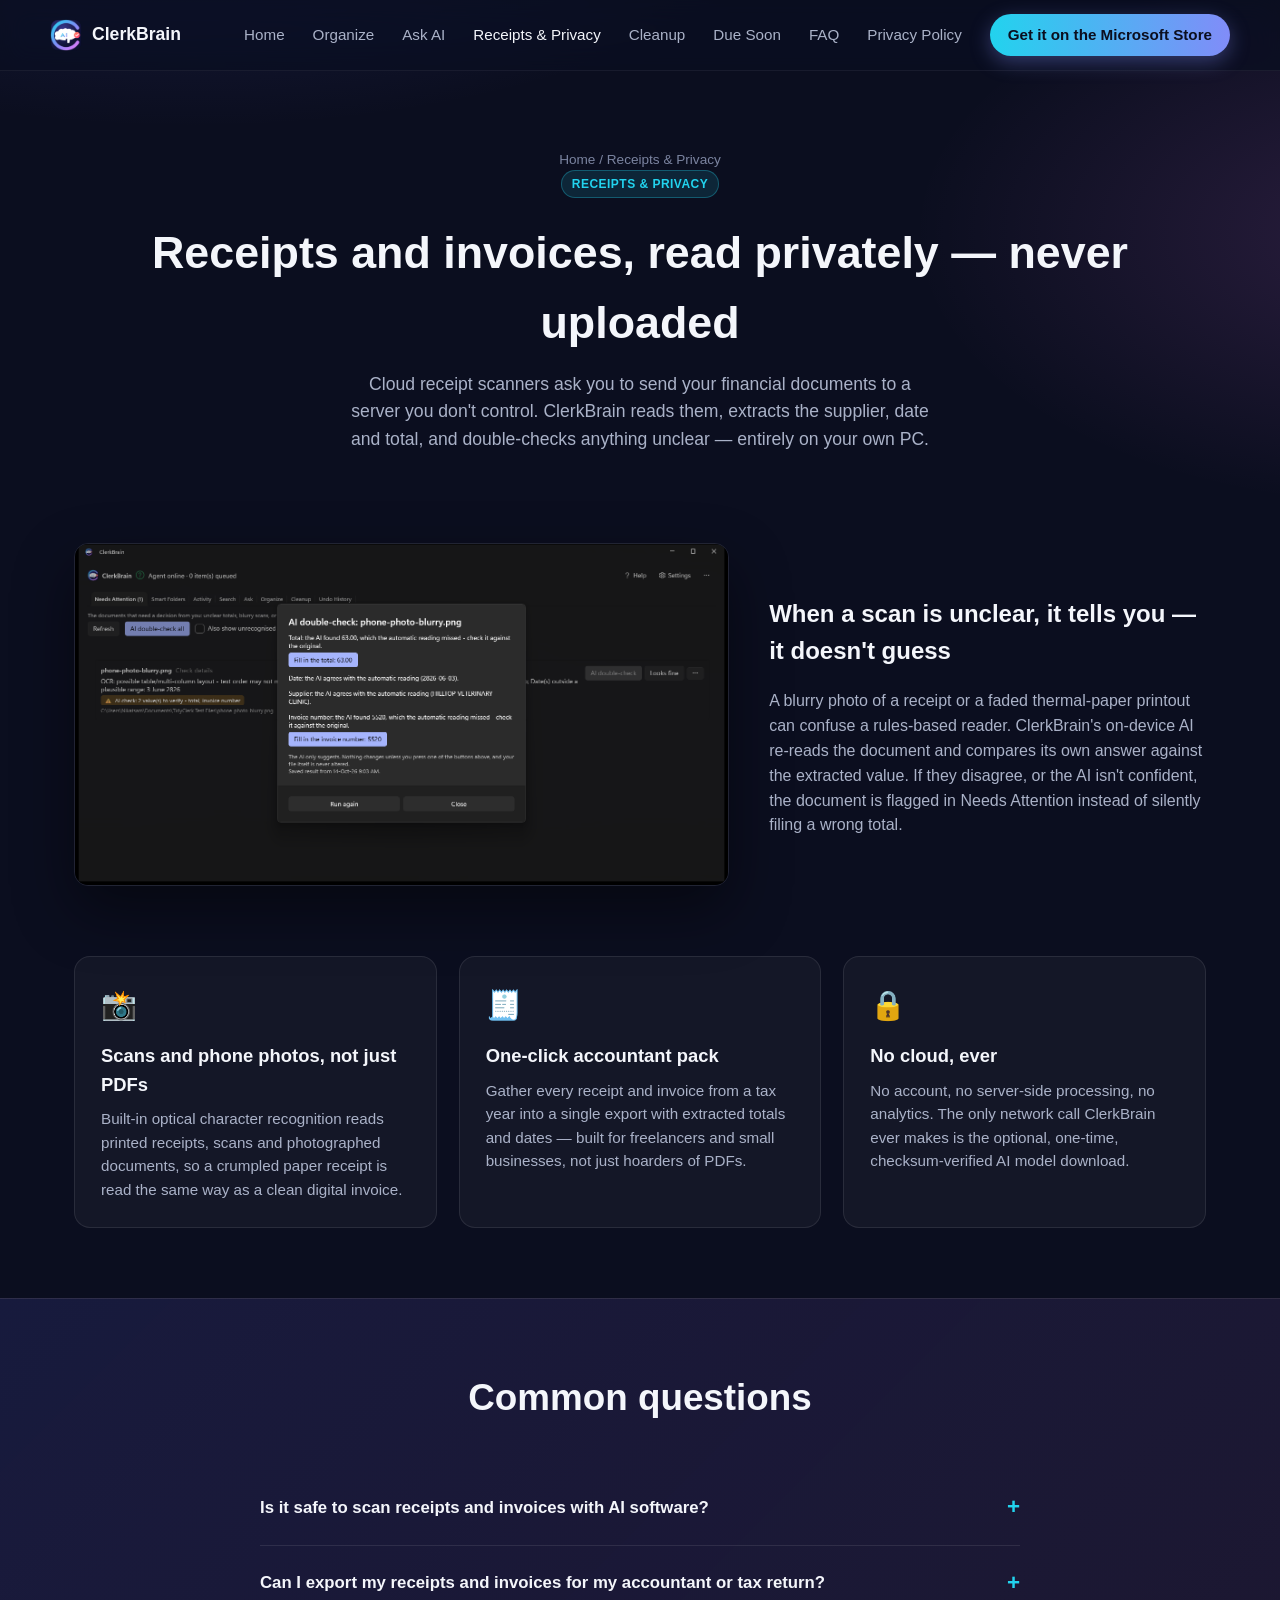
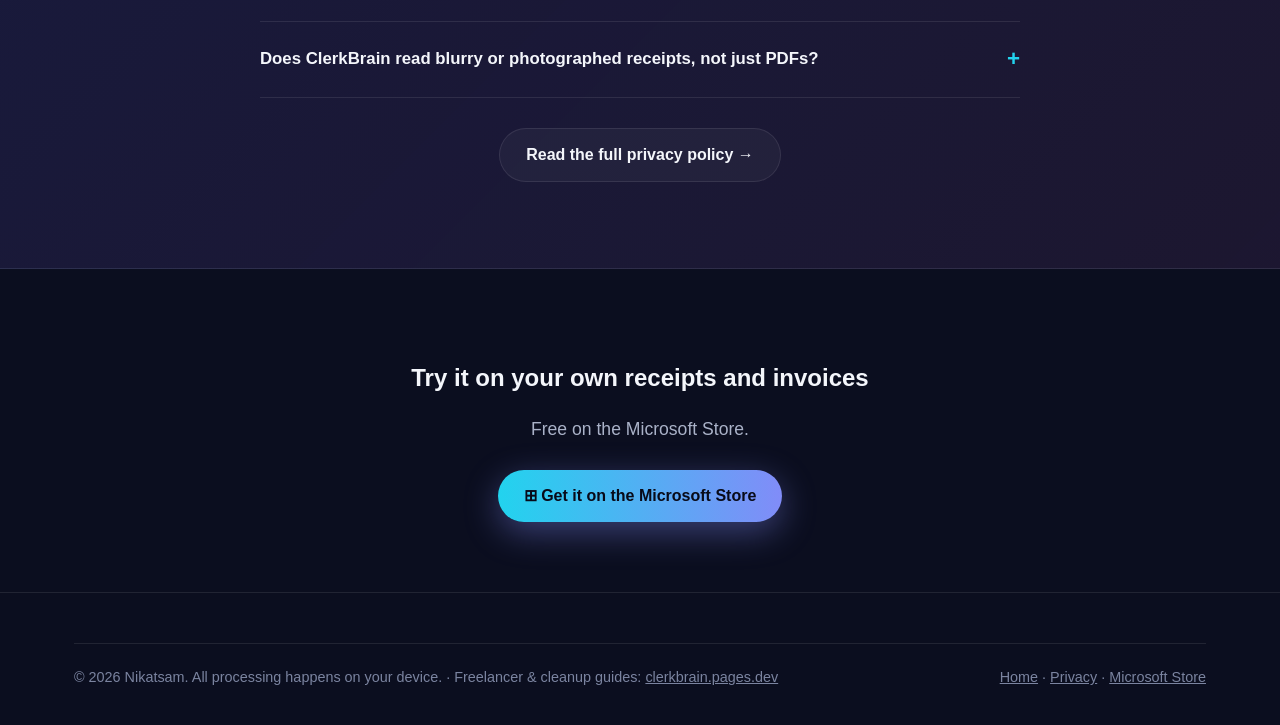
<file: features/receipts-privacy.html>
<!doctype html>
<html lang="en">
<head>
<meta charset="utf-8">
<meta name="viewport" content="width=device-width, initial-scale=1">
<title>Private Receipt and Invoice Reader for Windows | ClerkBrain</title>
<meta name="description" content="ClerkBrain reads receipts and invoices, including scans and phone photos, and checks totals and dates on your PC.">
<link rel="canonical" href="https://nikatsam.github.io/WIN_APP_TidyClerk_Website/features/receipts-privacy.html">
<meta property="og:type" content="article">
<meta property="og:title" content="Private Receipt &amp; Invoice Reader — ClerkBrain">
<meta property="og:description" content="Reads receipts, invoices and scans with on-device AI, and double-checks itself. Nothing is ever uploaded.">
<meta property="og:image" content="https://nikatsam.github.io/WIN_APP_TidyClerk_Website/assets/img/og-banner.png">
<meta property="og:url" content="https://nikatsam.github.io/WIN_APP_TidyClerk_Website/features/receipts-privacy.html">
<link rel="icon" href="../assets/img/icon-310.png">
<link rel="manifest" href="../site.webmanifest">
<link rel="stylesheet" href="../assets/css/style.css?v=3">
<script type="application/ld+json">
{
  "@context": "https://schema.org",
  "@type": "BreadcrumbList",
  "itemListElement": [
    { "@type": "ListItem", "position": 1, "name": "Home", "item": "https://nikatsam.github.io/WIN_APP_TidyClerk_Website/" },
    { "@type": "ListItem", "position": 2, "name": "Receipts & Privacy", "item": "https://nikatsam.github.io/WIN_APP_TidyClerk_Website/features/receipts-privacy.html" }
  ]
}
</script>
<script type="application/ld+json">
{
  "@context": "https://schema.org",
  "@type": "FAQPage",
  "mainEntity": [
    {
      "@type": "Question",
      "name": "Is it safe to scan receipts and invoices with AI software?",
      "acceptedAnswer": { "@type": "Answer", "text": "With ClerkBrain, yes, because nothing is uploaded: the text extraction, OCR and AI double-check all run locally on your own PC. Cloud-based receipt scanners typically send your documents to a server; ClerkBrain never does." }
    },
    {
      "@type": "Question",
      "name": "Can I export my receipts and invoices for my accountant or tax return?",
      "acceptedAnswer": { "@type": "Answer", "text": "Yes. ClerkBrain can gather every receipt and invoice from a given date range into a single export, alongside the extracted totals and dates, without any of the files ever leaving your PC during the process." }
    },
    {
      "@type": "Question",
      "name": "Does ClerkBrain read blurry or photographed receipts, not just PDFs?",
      "acceptedAnswer": { "@type": "Answer", "text": "Yes. Built-in text recognition (OCR) reads scans and phone photos, and when a document is too unclear to read confidently, it's flagged in Needs Attention with an AI double-check rather than silently guessing at a wrong total." }
    }
  ]
}
</script>
</head>
<body>

<header class="site">
  <div class="wrap nav">
    <a class="brand" href="../"><img src="../assets/img/icon-310.png" alt="ClerkBrain logo" width="32" height="32">ClerkBrain</a>
    <nav class="nav-links">
      <a href="../">Home</a>
      <a href="organize.html">Organize</a>
      <a href="ask.html">Ask AI</a>
      <a href="receipts-privacy.html" aria-current="page">Receipts &amp; Privacy</a>
      <a href="cleanup.html">Cleanup</a>
      <a href="due-soon.html">Due Soon</a>
      <a href="../faq.html">FAQ</a>
      <a href="../privacy.html">Privacy Policy</a>
      <a class="nav-cta" href="https://apps.microsoft.com/detail/9NKCN2RDXZ55" target="_blank" rel="noopener">Get it on the Microsoft Store</a>
    </nav>
    <button class="nav-toggle" aria-label="Menu" aria-expanded="false">☰</button>
  </div>
</header>

<main>
  <section class="page-hero">
    <div class="wrap">
      <p class="breadcrumb"><a href="../">Home</a> / Receipts &amp; Privacy</p>
      <span class="badge">RECEIPTS &amp; PRIVACY</span>
      <h1>Receipts and invoices, read privately — never uploaded</h1>
      <p class="lede" style="margin:0 auto;">Cloud receipt scanners ask you to send your financial documents to a server you don't
        control. ClerkBrain reads them, extracts the supplier, date and total, and double-checks anything
        unclear — entirely on your own PC.</p>
    </div>
  </section>

  <section>
    <div class="wrap">
      <div class="showcase-row reveal">
        <div class="shot">
          <a href="../assets/img/02-ai-double-check-on-a-blurry-scan-dark.png" class="zoom" title="View full size"><img src="../assets/img/02-ai-double-check-on-a-blurry-scan-dark.png" alt="ClerkBrain flagging a blurry scanned receipt and showing an AI double-check of the extracted total" loading="lazy" width="1440" height="753"></a>
        </div>
        <div class="showcase-text">
          <h2>When a scan is unclear, it tells you — it doesn't guess</h2>
          <p>A blurry photo of a receipt or a faded thermal-paper printout can confuse a rules-based reader. ClerkBrain's
            on-device AI re-reads the document and compares its own answer against the extracted value. If they
            disagree, or the AI isn't confident, the document is flagged in Needs Attention instead of silently
            filing a wrong total.</p>
        </div>
      </div>

      <div class="grid grid-3 reveal">
        <div class="card">
          <span class="icon">📸</span>
          <h3>Scans and phone photos, not just PDFs</h3>
          <p>Built-in optical character recognition reads printed receipts, scans and photographed documents, so a crumpled paper receipt is read the same way as a clean digital invoice.</p>
        </div>
        <div class="card">
          <span class="icon">🧾</span>
          <h3>One-click accountant pack</h3>
          <p>Gather every receipt and invoice from a tax year into a single export with extracted totals and dates — built for freelancers and small businesses, not just hoarders of PDFs.</p>
        </div>
        <div class="card">
          <span class="icon">🔒</span>
          <h3>No cloud, ever</h3>
          <p>No account, no server-side processing, no analytics. The only network call ClerkBrain ever makes is the optional, one-time, checksum-verified AI model download.</p>
        </div>
      </div>
    </div>
  </section>

  <section class="band">
    <div class="wrap">
      <div class="section-head reveal"><h2>Common questions</h2></div>
      <div class="prose reveal">
        <details class="faq-item">
          <summary>Is it safe to scan receipts and invoices with AI software?</summary>
          <p>With ClerkBrain, yes, because nothing is uploaded: the text extraction, OCR and AI double-check all run locally on your own PC. Cloud-based receipt scanners typically send your documents to a server; ClerkBrain never does.</p>
        </details>
        <details class="faq-item">
          <summary>Can I export my receipts and invoices for my accountant or tax return?</summary>
          <p>Yes. ClerkBrain can gather every receipt and invoice from a given date range into a single export, alongside the extracted totals and dates, without any of the files ever leaving your PC during the process.</p>
        </details>
        <details class="faq-item">
          <summary>Does ClerkBrain read blurry or photographed receipts, not just PDFs?</summary>
          <p>Yes. Built-in text recognition (OCR) reads scans and phone photos, and when a document is too unclear to read confidently, it's flagged in Needs Attention with an AI double-check rather than silently guessing at a wrong total.</p>
        </details>
      </div>
      <p style="text-align:center;margin-top:30px;" class="reveal"><a class="btn btn-ghost" href="../privacy.html">Read the full privacy policy →</a></p>
    </div>
  </section>

  <section>
    <div class="wrap" style="text-align:center;">
      <h2 class="reveal">Try it on your own receipts and invoices</h2>
      <p class="lede reveal" style="margin:14px auto 26px;">Free on the Microsoft Store.</p>
      <a class="btn btn-primary reveal" href="https://apps.microsoft.com/detail/9NKCN2RDXZ55" target="_blank" rel="noopener">⊞ Get it on the Microsoft Store</a>
    </div>
  </section>
</main>

<footer class="site">
  <div class="wrap">
    <div class="footer-bottom">
      <span>© 2026 Nikatsam. All processing happens on your device. · Freelancer & cleanup guides: <a href="https://clerkbrain.pages.dev/" rel="noopener">clerkbrain.pages.dev</a></span>
      <nav><a href="../">Home</a> · <a href="../privacy.html">Privacy</a> · <a href="https://apps.microsoft.com/detail/9NKCN2RDXZ55" target="_blank" rel="noopener">Microsoft Store</a></nav>
    </div>
  </div>
</footer>

<script src="../assets/js/main.js?v=3"></script>
</body>
</html>
</file>
<file: assets/css/style.css>
/* ClerkBrain marketing site - shared styles.
   Palette matches the app's own brand mark (indigo/cyan/pink gradient on deep navy). */

:root {
  --bg: #0b0e1f;
  --bg2: #0b1030;
  --card: rgba(255, 255, 255, 0.04);
  --card-border: rgba(255, 255, 255, 0.09);
  --text: #f4f6fb;
  --text-dim: #aab2c8;
  --text-dimmer: #7b84a0;
  --cyan: #22d3ee;
  --indigo: #818cf8;
  --pink: #e879f9;
  --warm1: #ff8a5b;
  --warm2: #ff3d81;
  --radius: 16px;
  --max: 1180px;
}

* { box-sizing: border-box; }
html { scroll-behavior: smooth; }

body {
  margin: 0;
  background: radial-gradient(1200px 600px at 15% -10%, rgba(99, 102, 241, 0.25), transparent 60%),
              radial-gradient(900px 500px at 110% 10%, rgba(232, 121, 249, 0.14), transparent 55%),
              var(--bg);
  color: var(--text);
  font-family: "Segoe UI", -apple-system, BlinkMacSystemFont, "Inter", Roboto, Helvetica, Arial, sans-serif;
  line-height: 1.55;
  -webkit-font-smoothing: antialiased;
}

a { color: inherit; }
img { max-width: 100%; height: auto; display: block; }

.wrap { max-width: var(--max); margin: 0 auto; padding: 0 24px; }

.gradient-text {
  background: linear-gradient(90deg, var(--cyan), var(--indigo) 55%, var(--pink));
  -webkit-background-clip: text;
  background-clip: text;
  color: transparent;
}

.eyebrow {
  text-transform: uppercase;
  letter-spacing: 0.14em;
  font-size: 12px;
  font-weight: 700;
  color: var(--cyan);
  margin: 0 0 10px;
}

.lede { color: var(--text-dim); font-size: 1.1rem; max-width: 60ch; }

/* ---- Header ---- */
header.site {
  position: sticky;
  top: 0;
  z-index: 50;
  backdrop-filter: blur(14px) saturate(140%);
  background: rgba(11, 14, 31, 0.72);
  border-bottom: 1px solid rgba(255, 255, 255, 0.06);
}
.nav { display: flex; align-items: center; justify-content: space-between; padding: 14px 0; }
.brand { display: flex; align-items: center; gap: 10px; text-decoration: none; font-weight: 700; font-size: 1.1rem; }
.brand img { width: 32px; height: 32px; border-radius: 9px; }
.nav-links { display: flex; align-items: center; gap: 28px; }
.nav-links a { text-decoration: none; color: var(--text-dim); font-size: 0.95rem; transition: color 0.15s; }
.nav-links a:hover, .nav-links a[aria-current="page"] { color: var(--text); }
.nav-cta {
  background: linear-gradient(90deg, var(--cyan), var(--indigo));
  color: #0b0e1f !important;
  padding: 9px 18px;
  border-radius: 999px;
  font-weight: 700;
  font-size: 0.9rem;
  text-decoration: none;
  white-space: nowrap;
  box-shadow: 0 6px 20px rgba(129, 140, 248, 0.35);
  transition: transform 0.15s, box-shadow 0.15s;
}
.nav-cta:hover { transform: translateY(-1px); box-shadow: 0 10px 26px rgba(129, 140, 248, 0.45); }
.nav-toggle { display: none; background: none; border: 0; color: var(--text); font-size: 1.5rem; cursor: pointer; }

@media (max-width: 820px) {
  .nav-toggle { display: block; }
  .nav-links {
    position: fixed; inset: 64px 0 0 0; flex-direction: column; align-items: flex-start;
    padding: 24px; gap: 18px; background: var(--bg2); border-top: 1px solid rgba(255,255,255,0.08);
    transform: translateY(-110%); transition: transform 0.25s ease; z-index: 49;
  }
  .nav-links.open { transform: translateY(0); }
  .nav-links a { font-size: 1.1rem; }
}

/* ---- Hero ---- */
.hero { padding: 86px 0 60px; text-align: center; position: relative; overflow: hidden; }
.hero::before, .hero::after {
  content: ""; position: absolute; border-radius: 50%; filter: blur(90px); opacity: 0.35; z-index: -1;
  animation: float 14s ease-in-out infinite;
}
.hero::before { width: 420px; height: 420px; background: var(--indigo); top: -120px; left: -80px; }
.hero::after { width: 380px; height: 380px; background: var(--pink); top: 40px; right: -100px; animation-delay: -6s; }
@keyframes float {
  0%, 100% { transform: translate(0, 0) scale(1); }
  50% { transform: translate(30px, 40px) scale(1.08); }
}
.hero-logo { width: 92px; height: 92px; margin: 0 auto 22px; border-radius: 26px; box-shadow: 0 20px 60px rgba(99,102,241,0.4); }
.hero h1 { font-size: clamp(2.1rem, 5vw, 3.4rem); line-height: 1.12; margin: 0 0 18px; font-weight: 800; }
.hero .lede { margin: 0 auto 30px; }
.cta-row { display: flex; gap: 14px; justify-content: center; flex-wrap: wrap; margin-bottom: 14px; }
.btn {
  display: inline-flex; align-items: center; gap: 10px; text-decoration: none; font-weight: 700;
  padding: 14px 26px; border-radius: 999px; font-size: 1rem; transition: transform 0.15s, box-shadow 0.15s;
}
.btn-primary {
  background: linear-gradient(90deg, var(--cyan), var(--indigo), var(--pink));
  background-size: 200% auto; color: #080a18; box-shadow: 0 10px 34px rgba(129,140,248,0.4);
}
.btn-primary:hover { background-position: right center; transform: translateY(-2px); }
.btn-ghost { border: 1px solid var(--card-border); color: var(--text); background: var(--card); }
.btn-ghost:hover { background: rgba(255,255,255,0.08); }
.trust-line { color: var(--text-dimmer); font-size: 0.85rem; }

/* ---- Sections ---- */
section { padding: 70px 0; }
.section-head { text-align: center; max-width: 680px; margin: 0 auto 44px; }
.section-head h2 { font-size: clamp(1.6rem, 3.4vw, 2.3rem); margin: 0 0 14px; font-weight: 800; }

.grid { display: grid; gap: 22px; }
.grid-3 { grid-template-columns: repeat(3, 1fr); }
.grid-2 { grid-template-columns: repeat(2, 1fr); }
@media (max-width: 880px) { .grid-3, .grid-2 { grid-template-columns: 1fr; } }

.card {
  background: var(--card); border: 1px solid var(--card-border); border-radius: var(--radius);
  padding: 26px; transition: transform 0.2s, border-color 0.2s, background 0.2s;
}
.card:hover { transform: translateY(-4px); border-color: rgba(129,140,248,0.4); background: rgba(255,255,255,0.06); }
.card .icon { font-size: 1.8rem; margin-bottom: 14px; display: inline-block; }
.card h3 { margin: 0 0 8px; font-size: 1.15rem; }
.card p { margin: 0; color: var(--text-dim); font-size: 0.95rem; }

.reveal { opacity: 0; transform: translateY(22px); transition: opacity 0.6s ease, transform 0.6s ease; }
.reveal.visible { opacity: 1; transform: translateY(0); }

.shot {
  border-radius: 14px; border: 1px solid var(--card-border); overflow: hidden;
  box-shadow: 0 24px 60px rgba(0,0,0,0.45);
}
.shot img { width: 100%; }

.showcase-row { display: grid; grid-template-columns: 3fr 2fr; gap: 40px; align-items: center; margin-bottom: 70px; }
.showcase-row.reverse { direction: rtl; }
.showcase-row.reverse > * { direction: ltr; }
@media (max-width: 880px) { .showcase-row, .showcase-row.reverse { grid-template-columns: 1fr; direction: ltr; } }
.showcase-text h3 { font-size: 1.5rem; margin: 10px 0 12px; }
.showcase-text p { color: var(--text-dim); }
.showcase-text ul { color: var(--text-dim); padding-left: 20px; }
.showcase-text li { margin-bottom: 6px; }

.badge {
  display: inline-block; font-size: 0.75rem; font-weight: 700; letter-spacing: 0.04em;
  padding: 4px 10px; border-radius: 999px; background: rgba(34,211,238,0.12); color: var(--cyan);
  border: 1px solid rgba(34,211,238,0.3); margin-bottom: 10px;
}

.band {
  background: linear-gradient(135deg, rgba(99,102,241,0.14), rgba(232,121,249,0.08));
  border-top: 1px solid var(--card-border); border-bottom: 1px solid var(--card-border);
}

.faq-item { border-bottom: 1px solid var(--card-border); padding: 20px 0; }
.faq-item summary { cursor: pointer; font-weight: 700; font-size: 1.05rem; list-style: none; display: flex; justify-content: space-between; align-items: center; }
.faq-item summary::-webkit-details-marker { display: none; }
.faq-item summary::after { content: "+"; font-size: 1.4rem; color: var(--cyan); transition: transform 0.2s; }
.faq-item[open] summary::after { transform: rotate(45deg); }
.faq-item p { color: var(--text-dim); margin: 12px 0 0; }

.breadcrumb { font-size: 0.85rem; color: var(--text-dimmer); margin: 24px 0 0; }
.breadcrumb a { color: var(--text-dimmer); text-decoration: none; }
.breadcrumb a:hover { color: var(--text-dim); }

footer.site { border-top: 1px solid var(--card-border); padding: 50px 0 36px; color: var(--text-dimmer); font-size: 0.9rem; }
.footer-grid { display: grid; grid-template-columns: 2fr 1fr 1fr; gap: 30px; margin-bottom: 30px; }
@media (max-width: 700px) { .footer-grid { grid-template-columns: 1fr; } }
.footer-grid h4 { color: var(--text-dim); font-size: 0.85rem; margin: 0 0 12px; }
.footer-grid ul { list-style: none; padding: 0; margin: 0; }
.footer-grid li { margin-bottom: 8px; }
.footer-grid a { text-decoration: none; color: var(--text-dimmer); }
.footer-grid a:hover { color: var(--text-dim); }
.footer-bottom { border-top: 1px solid var(--card-border); padding-top: 22px; display: flex; justify-content: space-between; flex-wrap: wrap; gap: 10px; }

.prose { max-width: 760px; margin: 0 auto; }
.prose h2 { margin-top: 2.2em; font-size: 1.4rem; }
.prose h3 { margin-top: 1.6em; font-size: 1.15rem; }
.prose p, .prose li { color: var(--text-dim); }
.prose a { color: var(--cyan); }
.prose ul { padding-left: 22px; }

.page-hero { padding: 54px 0 20px; text-align: center; }
.page-hero h1 { font-size: clamp(1.9rem, 4.4vw, 2.8rem); margin: 10px 0 14px; }

.disclosure { font-size: 0.85rem; color: var(--text-dimmer); text-align: center; margin-top: -10px; }

.shot a, .hero-frame a { display: block; cursor: zoom-in; }

.lightbox { position: fixed; inset: 0; z-index: 1000; background: rgba(5, 7, 18, 0.92); display: flex; flex-direction: column; align-items: center; justify-content: center; padding: 64px 24px 24px; }
.lightbox[hidden] { display: none; }
.lightbox-img { max-width: min(96vw, 1440px); max-height: calc(100vh - 140px); width: auto; height: auto; border-radius: 10px; box-shadow: 0 24px 70px rgba(0,0,0,0.6); background: #fff; }
.lightbox-caption { color: #cfd6e6; font-family: Arial, sans-serif; font-size: 0.9rem; margin: 14px 0 0; text-align: center; max-width: 80ch; }
.lightbox-close { position: absolute; top: 16px; right: 20px; font: 600 1rem Arial, sans-serif; color: #fff; background: rgba(255,255,255,0.12); border: 1px solid rgba(255,255,255,0.3); border-radius: 999px; padding: 8px 18px; cursor: pointer; }
.lightbox-close:hover, .lightbox-close:focus-visible { background: rgba(255,255,255,0.24); outline: 2px solid #fff; outline-offset: 2px; }
body.lightbox-open { overflow: hidden; }
</file>
